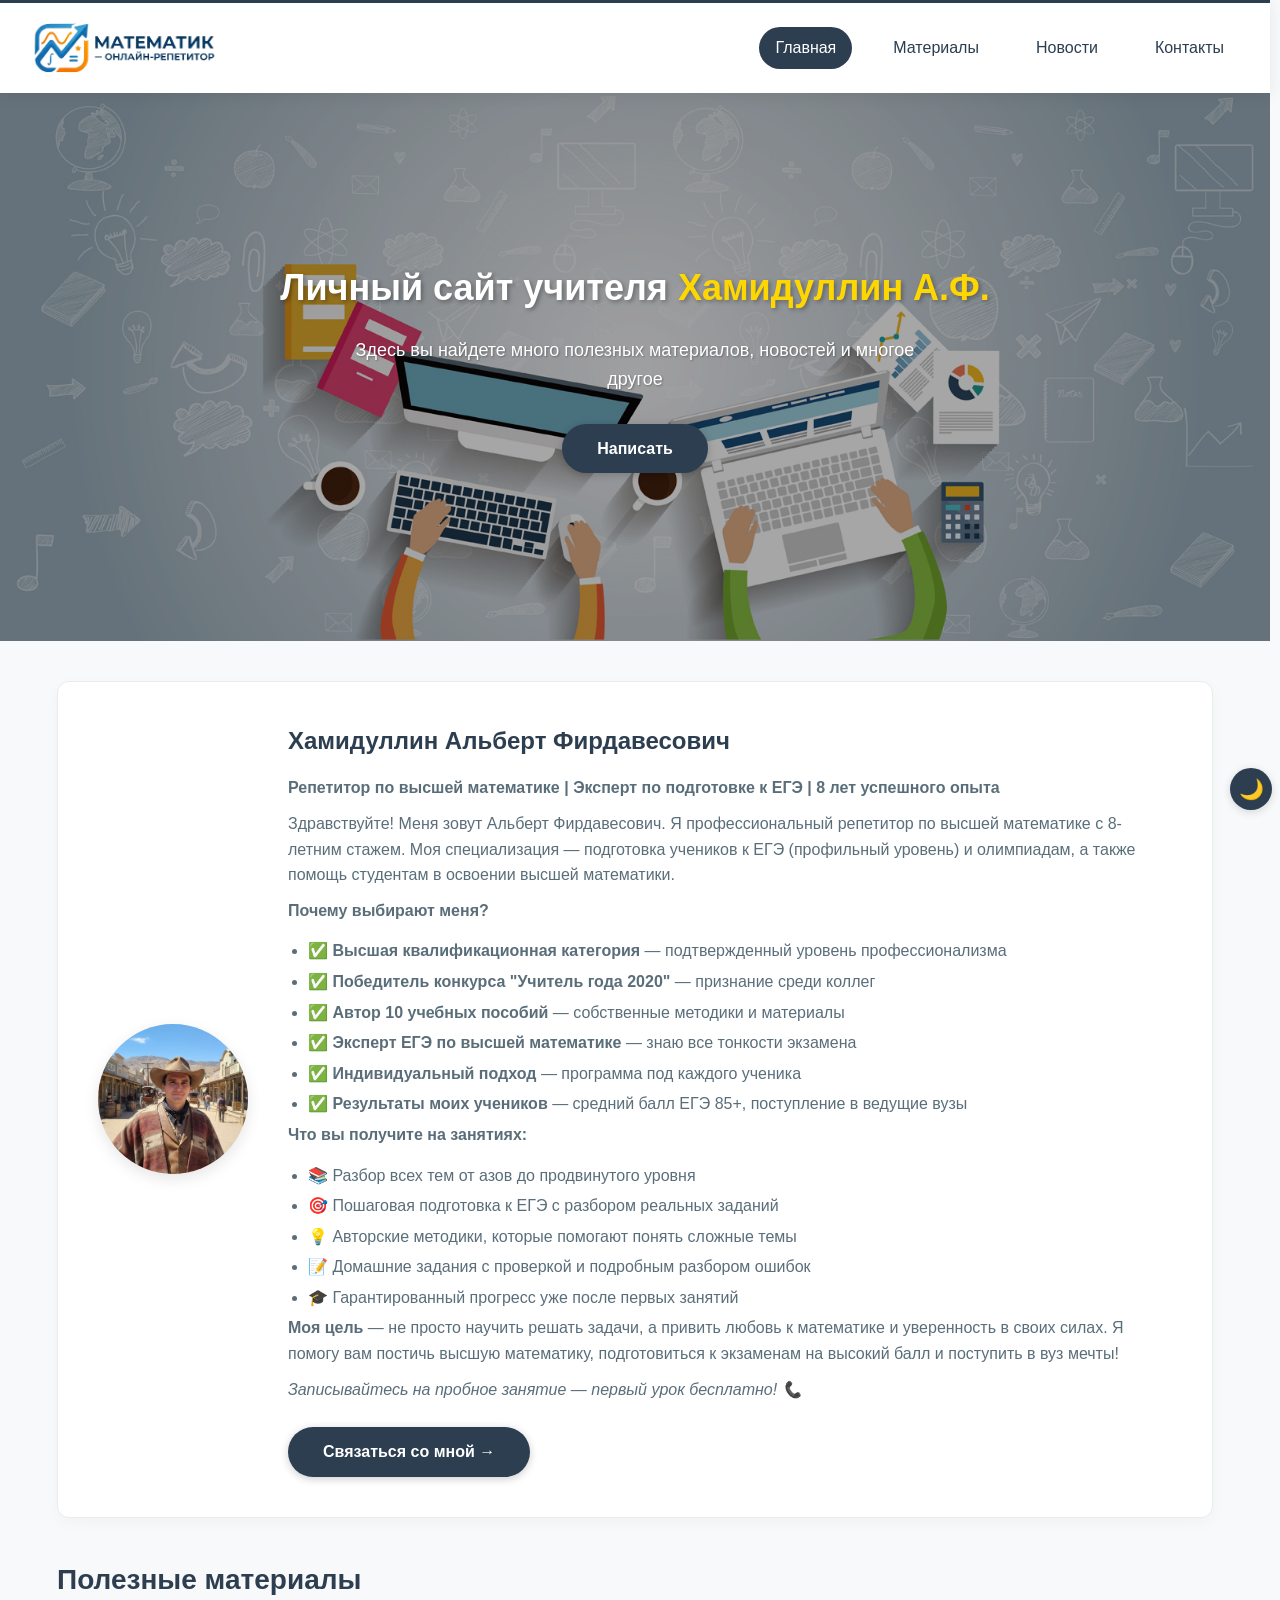
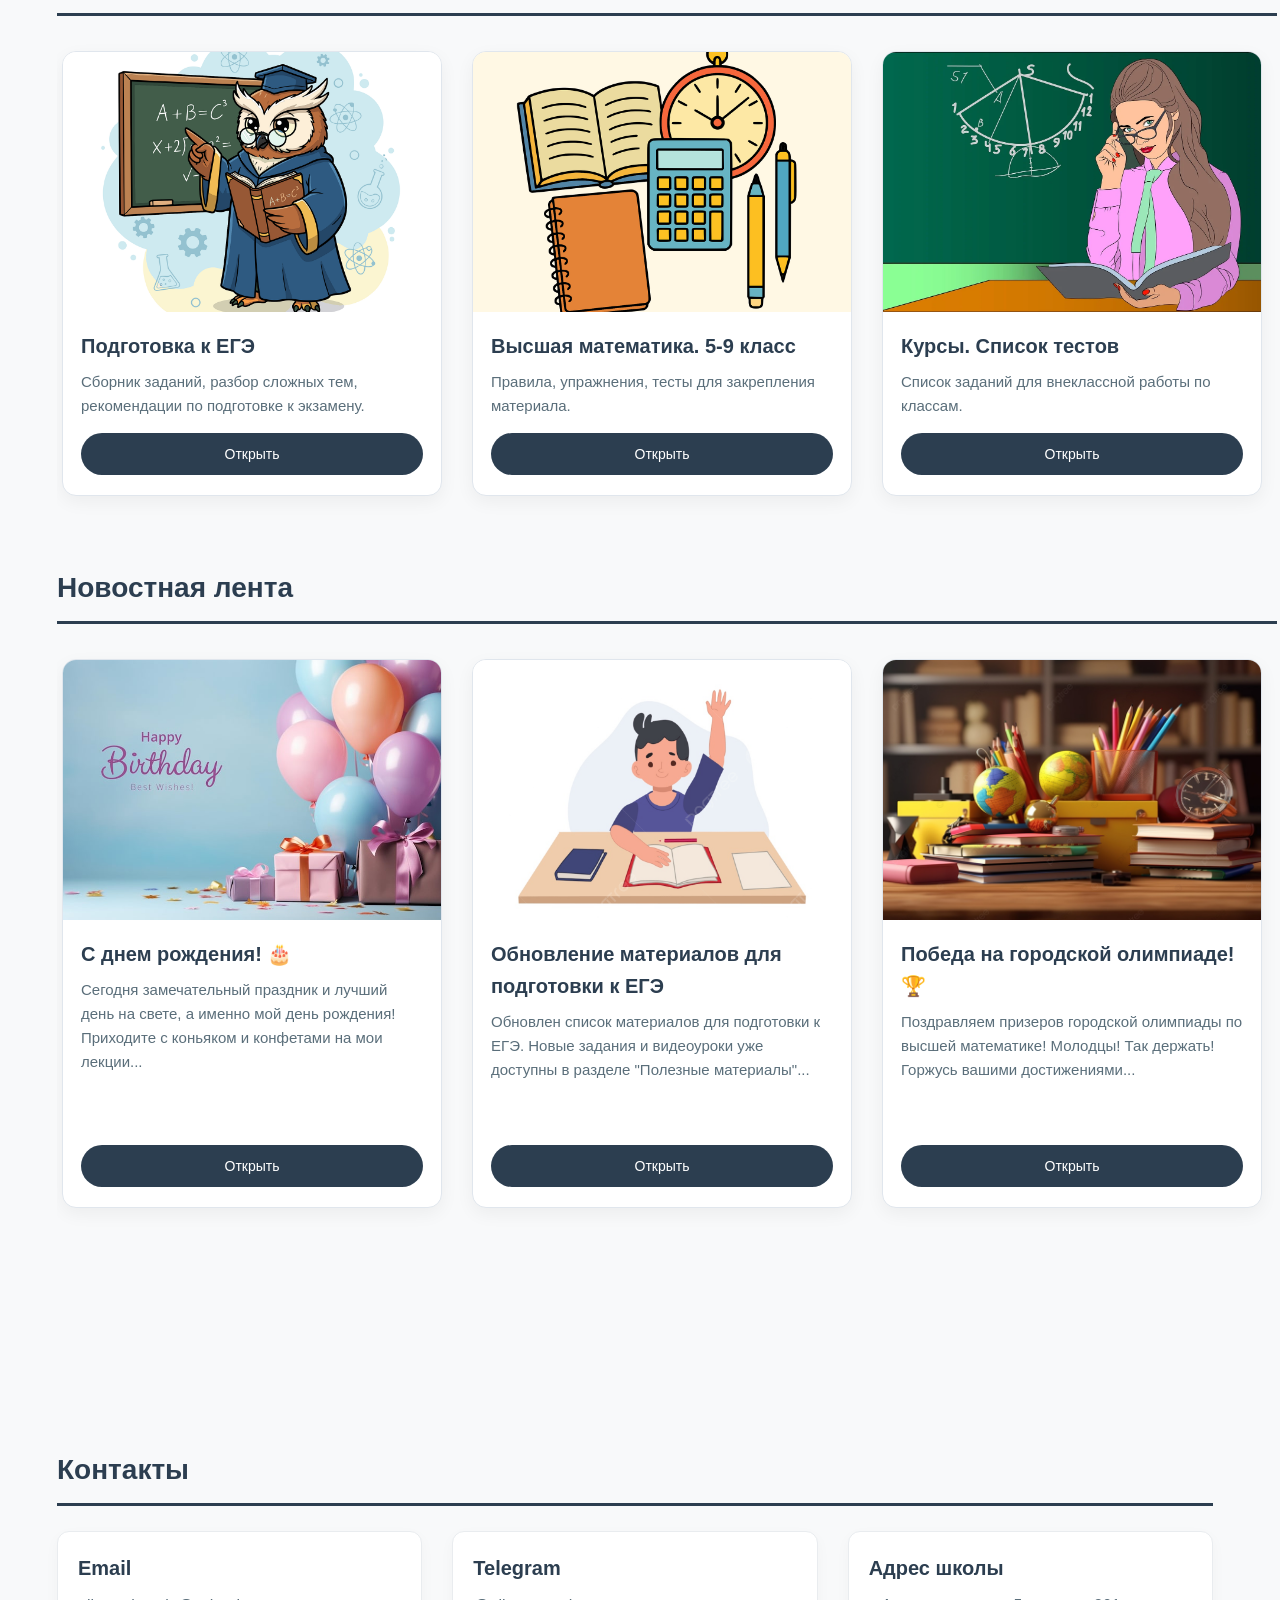
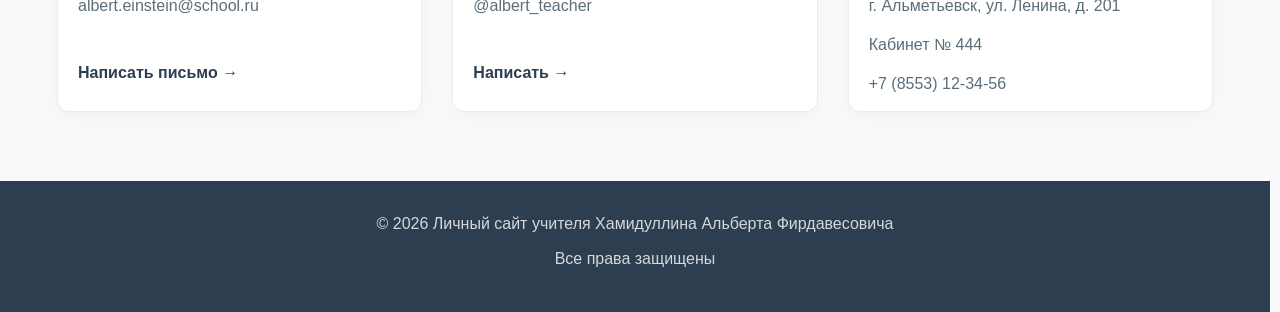
<file: index.html>
<!DOCTYPE html>
<html lang="ru">
<head>
    <meta charset="UTF-8">
    <meta name="viewport" content="width=device-width, initial-scale=1.0">
    <meta name="description" content="Личный сайт учителя математики Хамидуллина Альберта Фирдавесовича. Подготовка к ЕГЭ, олимпиадам, высшая математика. Репетитор с 8-летним опытом.">
    <meta name="keywords" content="репетитор, математика, ЕГЭ, высшая математика, подготовка">
    <meta name="author" content="Хамидуллин Альберт Фирдавесович">
    <title>Личный сайт учителя Хамидуллина Альберта Фирдавесовича</title>
    <!-- Подключаем разделенные CSS файлы -->
    <link rel="stylesheet" href="css/base.css">
    <link rel="stylesheet" href="css/components.css">
    <link rel="stylesheet" href="css/modal.css">
    <link rel="stylesheet" href="css/responsive.css">
    <link rel="stylesheet" href="css/theme.css">
</head>
<body>
    <!-- ШАПКА САЙТА -->
    <div id="top" class="header">
        <div class="header-content">
            <!-- Логотип слева -->
            <div class="header-logo">
                <img src="images/logo.png" alt="Логотип">
            </div>
            <!-- Навигация справа -->
            <div class="nav-menu">
                <a href="index.html" class="active">Главная</a>
                <a href="materials.html">Материалы</a>
                <a href="news.html">Новости</a>
                <a href="contacts.html">Контакты</a>
            </div>
        </div>
    </div>
    
    <!-- ГЛАВНЫЙ БЛОК С ФОНОВОЙ КАРТИНКОЙ -->
    <div class="hero-fullwidth" style="background-image: url('images/=Фон.jpg'); background-size: cover; background-position: center;">
        <div class="hero-overlay">
            <div class="hero-content">
                <h1>Личный сайт учителя <span>Хамидуллин А.Ф.</span></h1>
                <p>Здесь вы найдете много полезных материалов, новостей и многое другое</p>
                <a href="contacts.html" class="btn">Написать</a>
            </div>
        </div>
    </div>
    
    <div class="container">
        <!-- БЛОК "ОБО МНЕ" -->
        <div class="teacher-info">
            <!-- Фото учителя с возможностью открыть в модальном окне -->
            <div class="teacher-photo" onclick="openModal(this.querySelector('img').src)">
                <img src="images/=Альберт.jpg" alt="Хамидуллин Альберт Фирдавесович - репетитор по высшей математике" style="width: 100%; height: 100%; object-fit: cover;">
            </div>
            <!-- Текстовая информация об учителе -->
            <div class="teacher-text">
                <h2>Хамидуллин Альберт Фирдавесович</h2>
                <p><strong>Репетитор по высшей математике | Эксперт по подготовке к ЕГЭ | 8 лет успешного опыта</strong></p>
                
                <p>Здравствуйте! Меня зовут Альберт Фирдавесович. Я профессиональный репетитор по высшей математике с 8-летним стажем. Моя специализация — подготовка учеников к ЕГЭ (профильный уровень) и олимпиадам, а также помощь студентам в освоении высшей математики.</p>
                
                <p><strong>Почему выбирают меня?</strong></p>
                <ul>
                    <li>✅ <strong>Высшая квалификационная категория</strong> — подтвержденный уровень профессионализма</li>
                    <li>✅ <strong>Победитель конкурса "Учитель года 2020"</strong> — признание среди коллег</li>
                    <li>✅ <strong>Автор 10 учебных пособий</strong> — собственные методики и материалы</li>
                    <li>✅ <strong>Эксперт ЕГЭ по высшей математике</strong> — знаю все тонкости экзамена</li>
                    <li>✅ <strong>Индивидуальный подход</strong> — программа под каждого ученика</li>
                    <li>✅ <strong>Результаты моих учеников</strong> — средний балл ЕГЭ 85+, поступление в ведущие вузы</li>
                </ul>
                
                <p><strong>Что вы получите на занятиях:</strong></p>
                <ul>
                    <li>📚 Разбор всех тем от азов до продвинутого уровня</li>
                    <li>🎯 Пошаговая подготовка к ЕГЭ с разбором реальных заданий</li>
                    <li>💡 Авторские методики, которые помогают понять сложные темы</li>
                    <li>📝 Домашние задания с проверкой и подробным разбором ошибок</li>
                    <li>🎓 Гарантированный прогресс уже после первых занятий</li>
                </ul>
                
                <p><strong>Моя цель</strong> — не просто научить решать задачи, а привить любовь к математике и уверенность в своих силах. Я помогу вам постичь высшую математику, подготовиться к экзаменам на высокий балл и поступить в вуз мечты!</p>
                
                <p><em>Записывайтесь на пробное занятие — первый урок бесплатно! 📞</em></p>
                <a href="contacts.html" class="btn" style="margin-top: 15px; display: inline-block;">Связаться со мной →</a>
            </div>
        </div>
        
        <!-- ОСНОВНОЙ МАКЕТ С САЙДБАРОМ -->
        <div class="main-layout">
            <div class="main-content">
                <!-- СЕКЦИЯ "ПОЛЕЗНЫЕ МАТЕРИАЛЫ" -->
                <div class="section">
                    <h2 class="section-title">Полезные материалы</h2>
                    <!-- Горизонтальный скролл с карточками материалов -->
                    <div class="cards-scroll" id="materials-scroll">
                        <!-- Карточки будут загружены динамически через JS -->
                    </div>
                </div>
                
                <!-- РАЗДЕЛИТЕЛЬ МЕЖДУ БЛОКАМИ -->
                <div class="section-divider"></div>
                
                <!-- СЕКЦИЯ "НОВОСТНАЯ ЛЕНТА" -->
                <div class="section">
                    <h2 class="section-title">Новостная лента</h2>
                    <!-- Горизонтальный скролл с карточками новостей -->
                    <div class="cards-scroll" id="news-scroll">
                        <!-- Карточки будут загружены динамически через JS -->
                    </div>
                </div>
            </div>
            
            <!-- САЙДБАР С ПОПУЛЯРНЫМИ СТАТЬЯМИ -->
            <div class="main-sidebar">
                <div class="popular-container"></div>
            </div>
        </div>
        
        <!-- СЕКЦИЯ "КОНТАКТЫ" -->
        <div class="section">
            <h2 class="section-title">Контакты</h2>
            <div class="cards-grid">
                <div class="card">
                    <h3>Email</h3>
                    <p>albert.einstein@school.ru</p> 
                    <a href="mailto:albert.einstein@school.ru" class="card-link">Написать письмо →</a>
                </div>
                <div class="card">
                    <h3>Telegram</h3>
                    <p>@albert_teacher</p>
                    <a href="#" class="card-link">Написать →</a>
                </div>
                <div class="card">
                    <h3>Адрес школы</h3>
                    <p>г. Альметьевск, ул. Ленина, д. 201</p>
                    <p>Кабинет № 444</p>
                    <p>+7 (8553) 12-34-56</p>
                </div>
            </div>
        </div>
    </div>
    
    <!-- ПОДВАЛ -->
    <div class="footer">
        <p>© 2026 Личный сайт учителя Хамидуллина Альберта Фирдавесовича</p>
        <p>Все права защищены</p>
    </div>
    
    <!-- КНОПКИ -->
    <button id="themeToggle" class="theme-toggle-fixed" aria-label="Переключить тему">🌙</button>
    <button id="scrollToTopBtn" class="scroll-to-top" aria-label="Наверх">↑</button>
    
    <!-- МОДАЛЬНОЕ ОКНО ДЛЯ ПРОСМОТРА ИЗОБРАЖЕНИЙ -->
    <div class="modal" onclick="closeModal()">
        <span class="modal-close" onclick="closeModal()">&times;</span>
        <img class="modal-content" id="modalImage">
    </div>
    
    <!-- ПОДКЛЮЧЕНИЕ СКРИПТОВ -->
    <script src="js/common.js"></script>
    <script src="js/popular-posts.js"></script>
    <script src="js/scroll.js"></script>
</body>
</html>
</file>
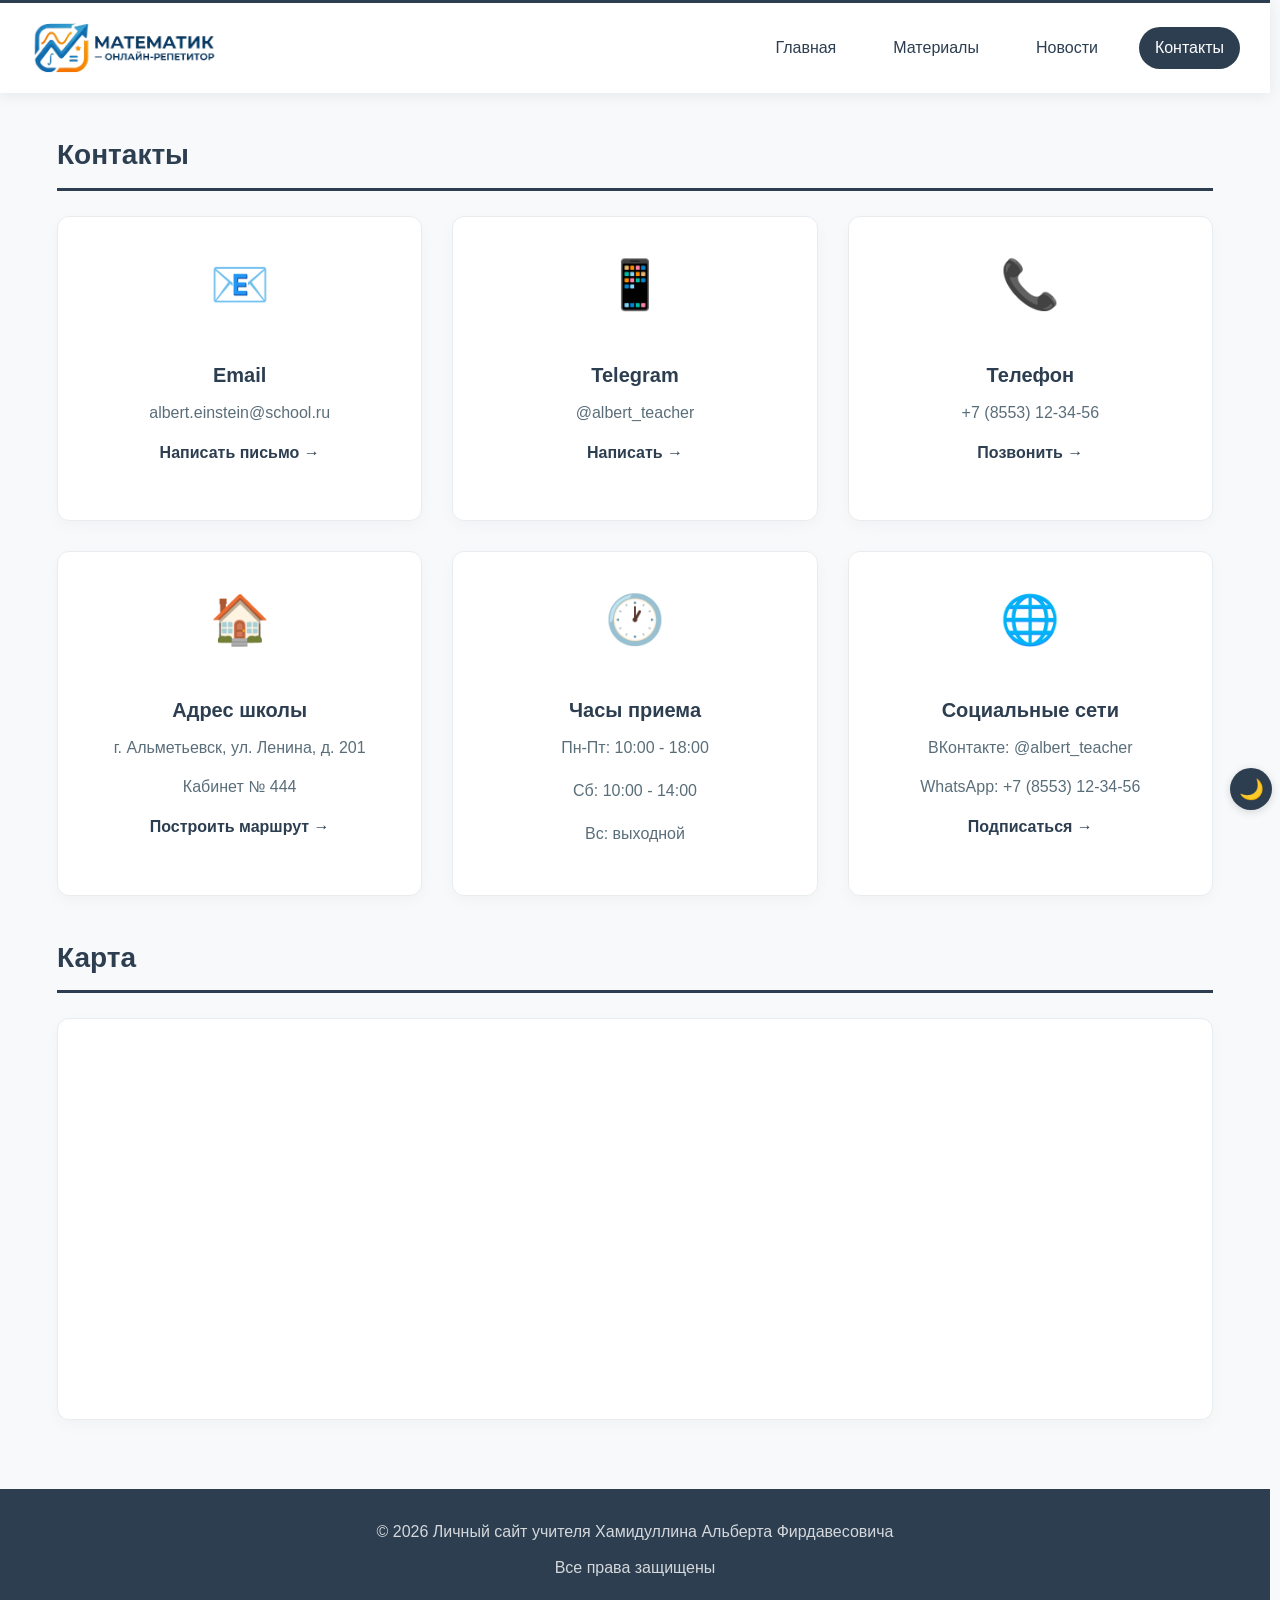
<file: contacts.html>
<!DOCTYPE html>
<html lang="ru">
<head>
    <meta charset="UTF-8">
    <meta name="viewport" content="width=device-width, initial-scale=1.0">
    <meta name="description" content="Контакты учителя математики Хамидуллина Альберта Фирдавесовича: email, telegram, телефон, адрес школы">
    <meta name="keywords" content="контакты, email, telegram, телефон, адрес">
    <meta name="author" content="Хамидуллин Альберт Фирдавесович">
    <title>Контакты | Личный сайт учителя</title>
    <link rel="stylesheet" href="css/base.css">
    <link rel="stylesheet" href="css/components.css">
    <link rel="stylesheet" href="css/modal.css">
    <link rel="stylesheet" href="css/responsive.css">
    <link rel="stylesheet" href="css/theme.css">
</head>
<body>
    <!-- ШАПКА САЙТА -->
    <div id="top" class="header">
        <div class="header-content">
            <div class="header-logo">
                <img src="images/logo.png" alt="Логотип">
            </div>
            <div class="nav-menu">
                <a href="index.html">Главная</a>
                <a href="materials.html">Материалы</a>
                <a href="news.html">Новости</a>
                <a href="contacts.html" class="active">Контакты</a>
            </div>
        </div>
    </div>
    
    <div class="container">
        <h1 class="section-title" style="margin-top: 40px;">Контакты</h1>
        
        <!-- СЕТКА КОНТАКТОВ: 2 РЯДА ПО 3 КАРТОЧКИ -->
        <div class="contacts-grid">
            <!-- Карточка Email -->
            <div class="card contact-card">
                <div class="contact-icon">📧</div>
                <h3>Email</h3>
                <p>albert.einstein@school.ru</p>
                <a href="mailto:albert.einstein@school.ru" class="card-link">Написать письмо →</a>
            </div>
            
            <!-- Карточка Telegram -->
            <div class="card contact-card">
                <div class="contact-icon">📱</div>
                <h3>Telegram</h3>
                <p>@albert_teacher</p>
                <a href="#" class="card-link">Написать →</a>
            </div>
            
            <!-- Карточка Телефон -->
            <div class="card contact-card">
                <div class="contact-icon">📞</div>
                <h3>Телефон</h3>
                <p>+7 (8553) 12-34-56</p>
                <a href="tel:+78553123456" class="card-link">Позвонить →</a>
            </div>
            
            <!-- Карточка Адрес школы -->
            <div class="card contact-card">
                <div class="contact-icon">🏠</div>
                <h3>Адрес школы</h3>
                <p>г. Альметьевск, ул. Ленина, д. 201</p>
                <p>Кабинет № 444</p>
                <a href="#" class="card-link">Построить маршрут →</a>
            </div>
            
            <!-- Карточка Часы приема -->
            <div class="card contact-card">
                <div class="contact-icon">🕐</div>
                <h3>Часы приема</h3>
                <p>Пн-Пт: 10:00 - 18:00</p>
                <p>Сб: 10:00 - 14:00</p>
                <p>Вс: выходной</p>
            </div>
            
            <!-- Карточка Социальные сети -->
            <div class="card contact-card">
                <div class="contact-icon">🌐</div>
                <h3>Социальные сети</h3>
                <p>ВКонтакте: @albert_teacher</p>
                <p>WhatsApp: +7 (8553) 12-34-56</p>
                <a href="#" class="card-link">Подписаться →</a>
            </div>
        </div>
        
        <!-- СЕКЦИЯ "КАРТА" -->
        <div class="section">
            <h2 class="section-title">Карта</h2>
            <div class="card map-card">
                <iframe 
                    src="https://yandex.ru/map-widget/v1/?um=constructor%3A1234567890&source=constructor" 
                    width="100%" 
                    height="400" 
                    frameborder="0"
                    style="border:0; display: block;"
                    allowfullscreen>
                </iframe>
            </div>
        </div>
    </div>
    
    <!-- ПОДВАЛ -->
    <div class="footer">
        <p>© 2026 Личный сайт учителя Хамидуллина Альберта Фирдавесовича</p>
        <p>Все права защищены</p>
    </div>
    
    <!-- КНОПКИ -->
    <button id="themeToggle" class="theme-toggle-fixed" aria-label="Переключить тему">🌙</button>
    <button id="scrollToTopBtn" class="scroll-to-top" aria-label="Наверх">↑</button>
    
    <!-- МОДАЛЬНОЕ ОКНО -->
    <div class="modal" onclick="closeModal()">
        <span class="modal-close" onclick="closeModal()">&times;</span>
        <img class="modal-content" id="modalImage">
    </div>
    
    <!-- ПОДКЛЮЧЕНИЕ СКРИПТОВ -->
    <script src="js/common.js"></script>
</body>
</html>
</file>
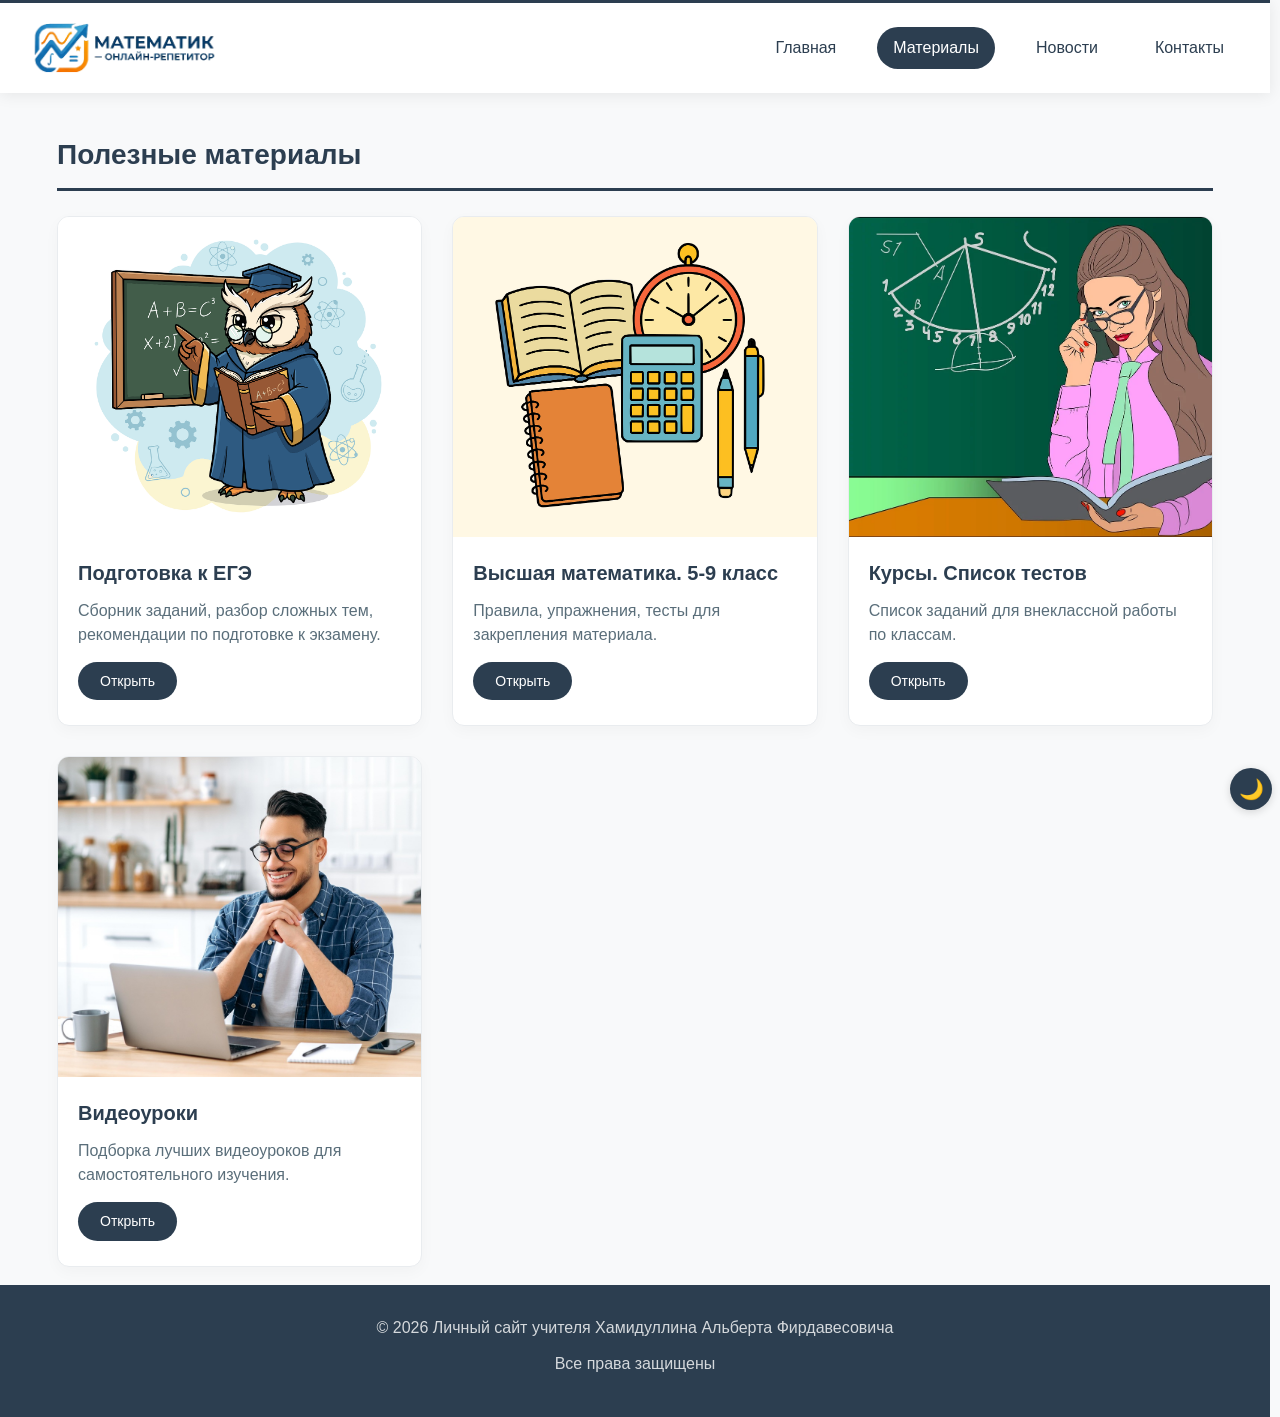
<file: materials.html>
<!DOCTYPE html>
<html lang="ru">
<head>
    <meta charset="UTF-8">
    <meta name="viewport" content="width=device-width, initial-scale=1.0">
    <title>Материалы | Личный сайт учителя</title>
    <link rel="stylesheet" href="css/base.css">
    <link rel="stylesheet" href="css/components.css">
    <link rel="stylesheet" href="css/modal.css">
    <link rel="stylesheet" href="css/responsive.css">
    <link rel="stylesheet" href="css/theme.css">
</head>
<body>
    <div id="top" class="header">
        <div class="header-content">
            <div class="header-logo">
                <img src="images/logo.png" alt="Логотип">
            </div>
            <div class="nav-menu">
                <a href="index.html">Главная</a>
                <a href="materials.html" class="active">Материалы</a>
                <a href="news.html">Новости</a>
                <a href="contacts.html">Контакты</a>
            </div>
        </div>
    </div>

    <div class="container">
        <h1 class="section-title" style="margin-top: 40px;">Полезные материалы</h1>
        <div class="cards-grid" id="materials-grid">

            <!-- Карточка 1 - Подготовка к ЕГЭ -->
            <div class="card">
                <div class="card-image">
                    <img src="images/ege.jpg" alt="Подготовка к ЕГЭ">
                </div>
                <h3>Подготовка к ЕГЭ</h3>
                <p>Сборник заданий, разбор сложных тем, рекомендации по подготовке к экзамену.</p>
                <!-- Прямая ссылка на PDF файл - работает везде! -->
                <a href="pdf/ege.pdf" class="download-link" target="_blank">
                   Открыть
                </a>
            </div>

            <!-- Карточка 2 - Высшая математика -->
            <div class="card">
                <div class="card-image">
                    <img src="images/math.jpg" alt="Высшая математика">
                </div>
                <h3>Высшая математика. 5-9 класс</h3>
                <p>Правила, упражнения, тесты для закрепления материала.</p>
                <a href="https://sp.urfu.ru/vuzakadem/matem/2026/Vuzak_solution_2026.pdf" class="download-link" target="_blank">
                   Открыть
                </a>
            </div>

            <!-- Карточка 3 - Курсы. Список тестов -->
            <div class="card">
                <div class="card-image">
                    <img src="images/tests.jpg" alt="Курсы и тесты">
                </div>
                <h3>Курсы. Список тестов</h3>
                <p>Список заданий для внеклассной работы по классам.</p>
                <a href="pdf/courses-tests.pdf" class="download-link" target="_blank">
                   Открыть
                </a>
            </div>

            <!-- Карточка 4 - Видеоуроки -->
            <div class="card">
                <div class="card-image">
                    <img src="images/video.jpg" alt="Видеоуроки">
                </div>
                <h3>Видеоуроки</h3>
                <p>Подборка лучших видеоуроков для самостоятельного изучения.</p>
                <a href="https://sp.urfu.ru/vuzakadem/matem/2026/Vuzak_solution_2026.pdf" class="download-link" target="_blank">
                   Открыть
                </a>
            </div>

        </div>
    </div>

    <div class="footer">
        <p>© 2026 Личный сайт учителя Хамидуллина Альберта Фирдавесовича</p>
        <p>Все права защищены</p>
    </div>

    <button id="themeToggle" class="theme-toggle-fixed">🌙</button>
    <button id="scrollToTopBtn" class="scroll-to-top">↑</button>

    <script src="js/common.js"></script>
</body>
</html>
</file>
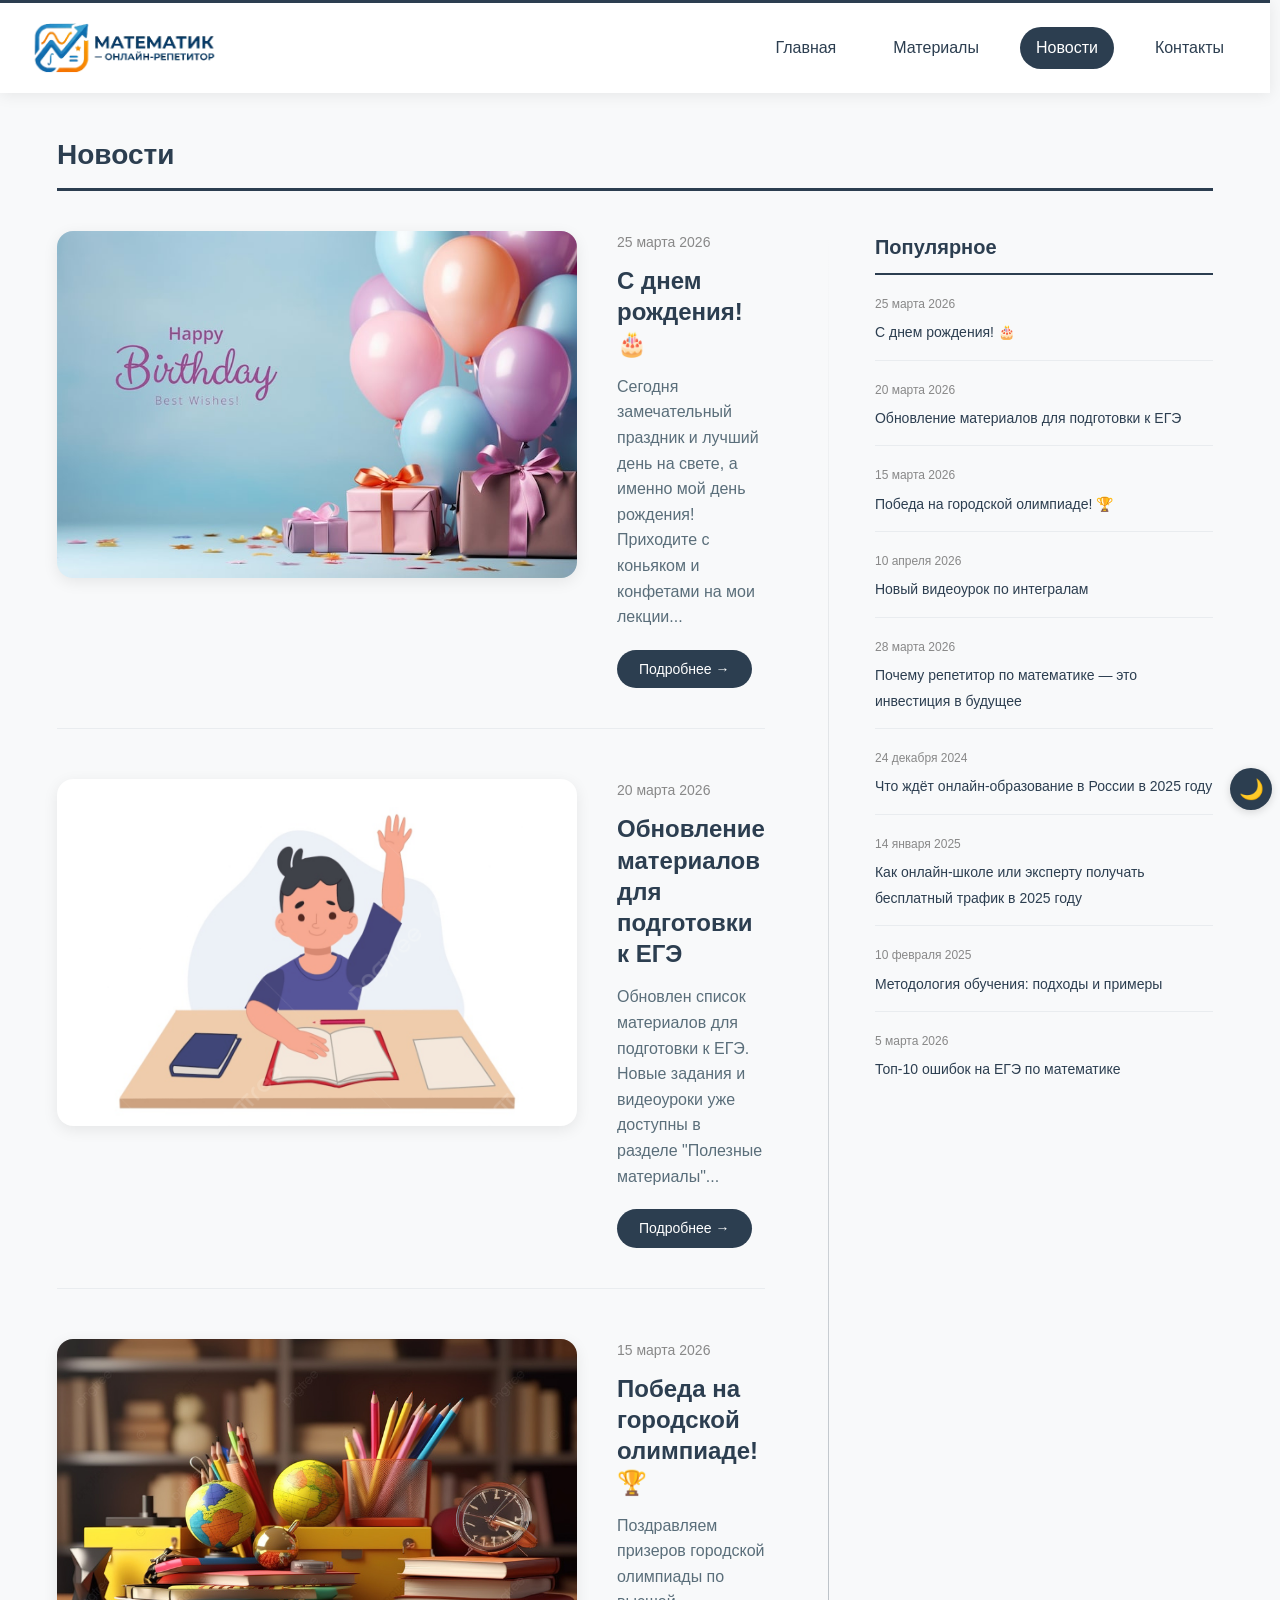
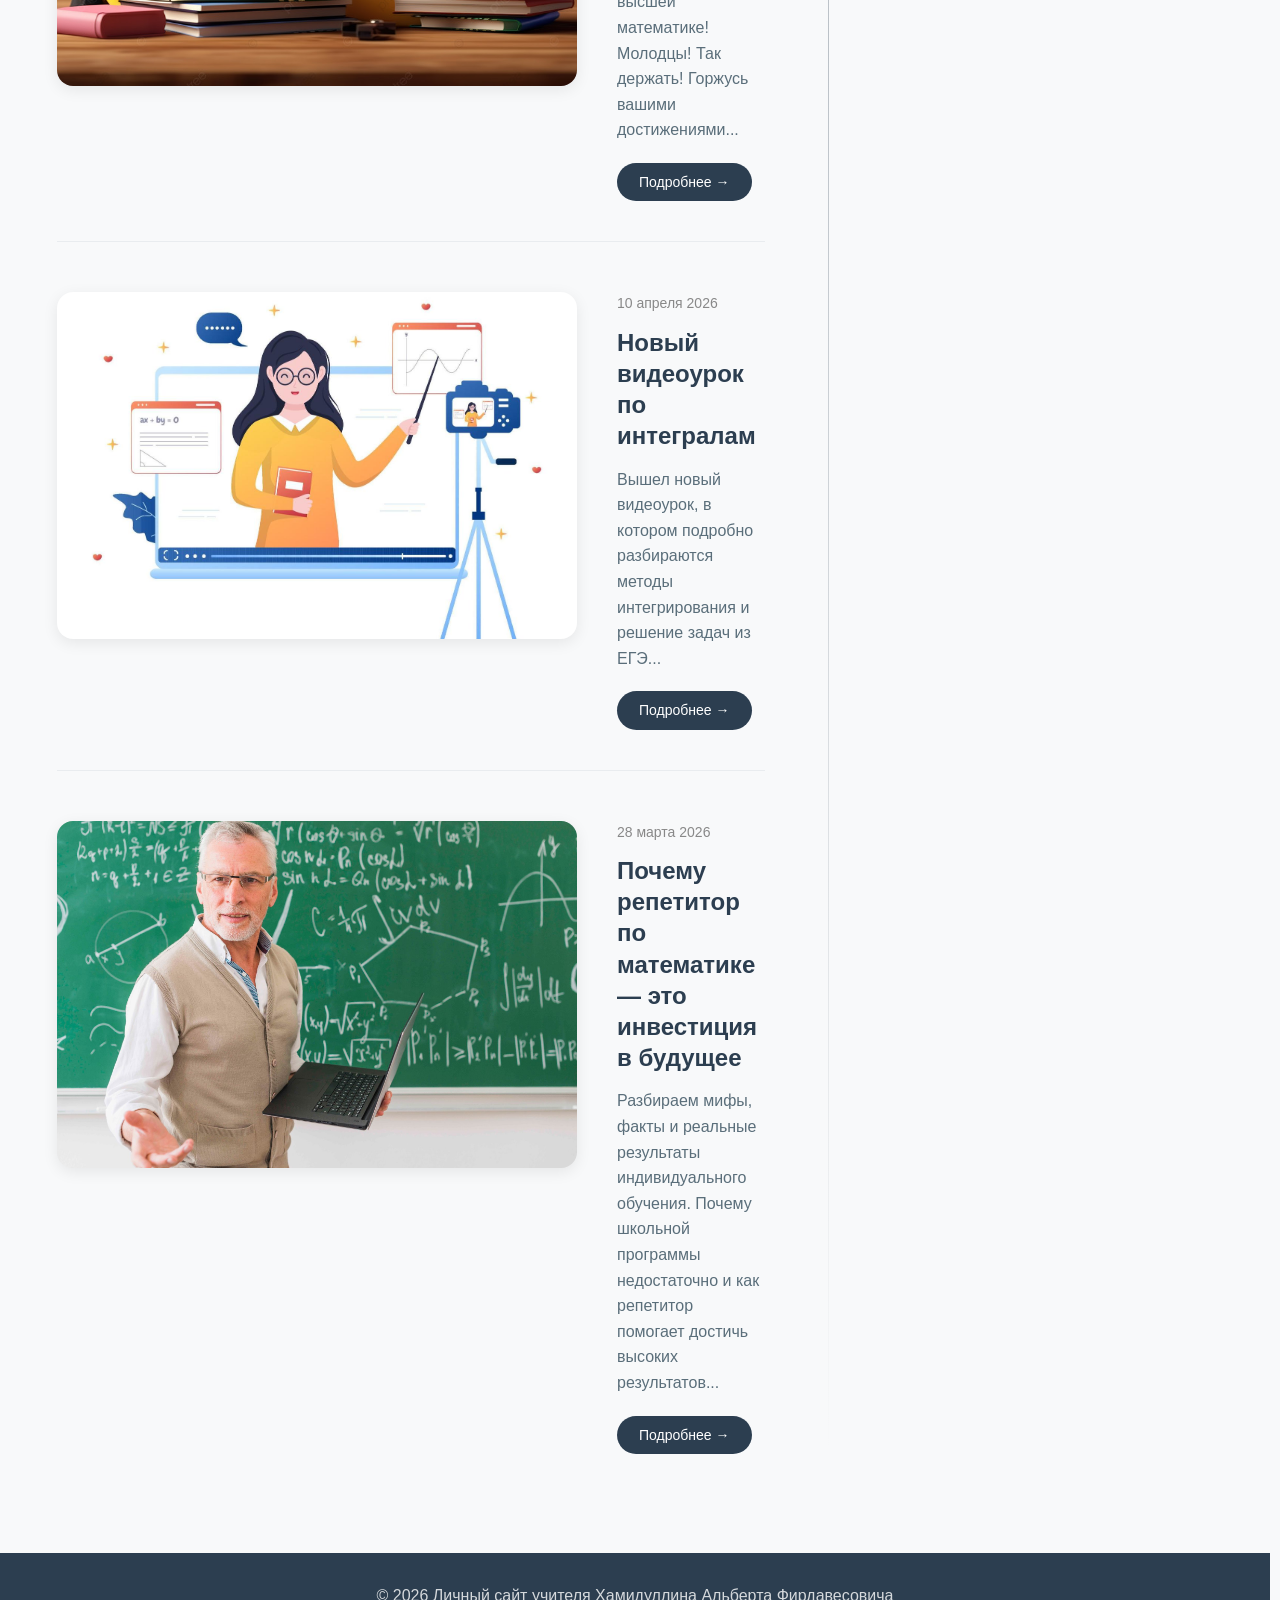
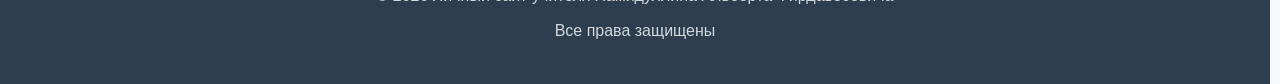
<file: news.html>
<!DOCTYPE html>
<html lang="ru">
<head>
    <meta charset="UTF-8">
    <meta name="viewport" content="width=device-width, initial-scale=1.0">
    <meta name="description" content="Новости и события сайта учителя математики Хамидуллина Альберта Фирдавесовича">
    <meta name="keywords" content="новости, события, математика, репетитор">
    <meta name="author" content="Хамидуллин Альберт Фирдавесович">
    <title>Новости | Личный сайт учителя</title>
    <link rel="stylesheet" href="css/base.css">
    <link rel="stylesheet" href="css/components.css">
    <link rel="stylesheet" href="css/modal.css">
    <link rel="stylesheet" href="css/responsive.css">
    <link rel="stylesheet" href="css/theme.css">
</head>
<body>
    <!-- ШАПКА САЙТА -->
    <div id="top" class="header">
        <div class="header-content">
            <div class="header-logo">
                <img src="images/logo.png" alt="Логотип">
            </div>
            <div class="nav-menu">
                <a href="index.html">Главная</a>
                <a href="materials.html">Материалы</a>
                <a href="news.html" class="active">Новости</a>
                <a href="contacts.html">Контакты</a>
            </div>
        </div>
    </div>

    <div class="container">
        <h1 class="section-title" style="margin-top: 40px;">Новости</h1>
        
        <!-- ОСНОВНОЙ МАКЕТ НОВОСТЕЙ -->
        <div class="news-layout">
            <div class="news-main" id="news-main">
                <!-- Новость 1 -->
                <div class="news-item-main" data-news-id="1">
                    <div class="news-image" style="background-image: url('images/news-birthday.jpg');" data-news-image="true"></div>
                    <div class="news-content">
                        <span class="news-date-main" data-news-date="true">25 марта 2026</span>
                        <a href="news/article1.html" class="news-title-main" data-news-title="true">С днем рождения! 🎂</a>
                        <p class="news-excerpt" data-news-desc="true">Сегодня замечательный праздник и лучший день на свете, а именно мой день рождения! Приходите с коньяком и конфетами на мои лекции...</p>
                        <a href="news/article1.html" class="news-link" data-news-link="true">Подробнее →</a>
                    </div>
                </div>
                
                <!-- Новость 2 -->
                <div class="news-item-main" data-news-id="2">
                    <div class="news-image" style="background-image: url('images/news-exam.jpg');" data-news-image="true"></div>
                    <div class="news-content">
                        <span class="news-date-main" data-news-date="true">20 марта 2026</span>
                        <a href="news/article2.html" class="news-title-main" data-news-title="true">Обновление материалов для подготовки к ЕГЭ</a>
                        <p class="news-excerpt" data-news-desc="true">Обновлен список материалов для подготовки к ЕГЭ. Новые задания и видеоуроки уже доступны в разделе "Полезные материалы"...</p>
                        <a href="news/article2.html" class="news-link" data-news-link="true">Подробнее →</a>
                    </div>
                </div>
                
                <!-- Новость 3 -->
                <div class="news-item-main" data-news-id="3">
                    <div class="news-image" style="background-image: url('images/news-olympiad.jpg');" data-news-image="true"></div>
                    <div class="news-content">
                        <span class="news-date-main" data-news-date="true">15 марта 2026</span>
                        <a href="news/article3.html" class="news-title-main" data-news-title="true">Победа на городской олимпиаде! 🏆</a>
                        <p class="news-excerpt" data-news-desc="true">Поздравляем призеров городской олимпиады по высшей математике! Молодцы! Так держать! Горжусь вашими достижениями...</p>
                        <a href="news/article3.html" class="news-link" data-news-link="true">Подробнее →</a>
                    </div>
                </div>
                
                <!-- Новость 4 -->
                <div class="news-item-main" data-news-id="4">
                    <div class="news-image" style="background-image: url('images/news-video.jpg');" data-news-image="true"></div>
                    <div class="news-content">
                        <span class="news-date-main" data-news-date="true">10 апреля 2026</span>
                        <a href="news/article4.html" class="news-title-main" data-news-title="true">Новый видеоурок по интегралам</a>
                        <p class="news-excerpt" data-news-desc="true">Вышел новый видеоурок, в котором подробно разбираются методы интегрирования и решение задач из ЕГЭ...</p>
                        <a href="news/article4.html" class="news-link" data-news-link="true">Подробнее →</a>
                    </div>
                </div>
                
                <!-- Новость 5 -->
                <div class="news-item-main" data-news-id="5">
                    <div class="news-image" style="background-image: url('images/news-tutoring.jpg');" data-news-image="true"></div>
                    <div class="news-content">
                        <span class="news-date-main" data-news-date="true">28 марта 2026</span>
                        <a href="news/article5.html" class="news-title-main" data-news-title="true">Почему репетитор по математике — это инвестиция в будущее</a>
                        <p class="news-excerpt" data-news-desc="true">Разбираем мифы, факты и реальные результаты индивидуального обучения. Почему школьной программы недостаточно и как репетитор помогает достичь высоких результатов...</p>
                        <a href="news/article5.html" class="news-link" data-news-link="true">Подробнее →</a>
                    </div>
                </div>
            </div>
            
            <!-- САЙДБАР С ПОПУЛЯРНЫМИ СТАТЬЯМИ -->
            <div class="news-sidebar">
                <div id="popular-container" class="popular-container"></div>
            </div>
        </div>
    </div>
    
    <!-- ПОДВАЛ -->
    <div class="footer">
        <p>© 2026 Личный сайт учителя Хамидуллина Альберта Фирдавесовича</p>
        <p>Все права защищены</p>
    </div>
    
    <!-- КНОПКИ -->
    <button id="themeToggle" class="theme-toggle-fixed" aria-label="Переключить тему">🌙</button>
    <button id="scrollToTopBtn" class="scroll-to-top" aria-label="Наверх">↑</button>
    
    <!-- МОДАЛЬНОЕ ОКНО -->
    <div class="modal" onclick="closeModal()">
        <span class="modal-close" onclick="closeModal()">&times;</span>
        <img class="modal-content" id="modalImage">
    </div>
    
    <!-- ПОДКЛЮЧЕНИЕ СКРИПТОВ -->
    <script src="js/common.js"></script>
    <script src="js/popular-posts.js"></script>
</body>
</html>
</file>
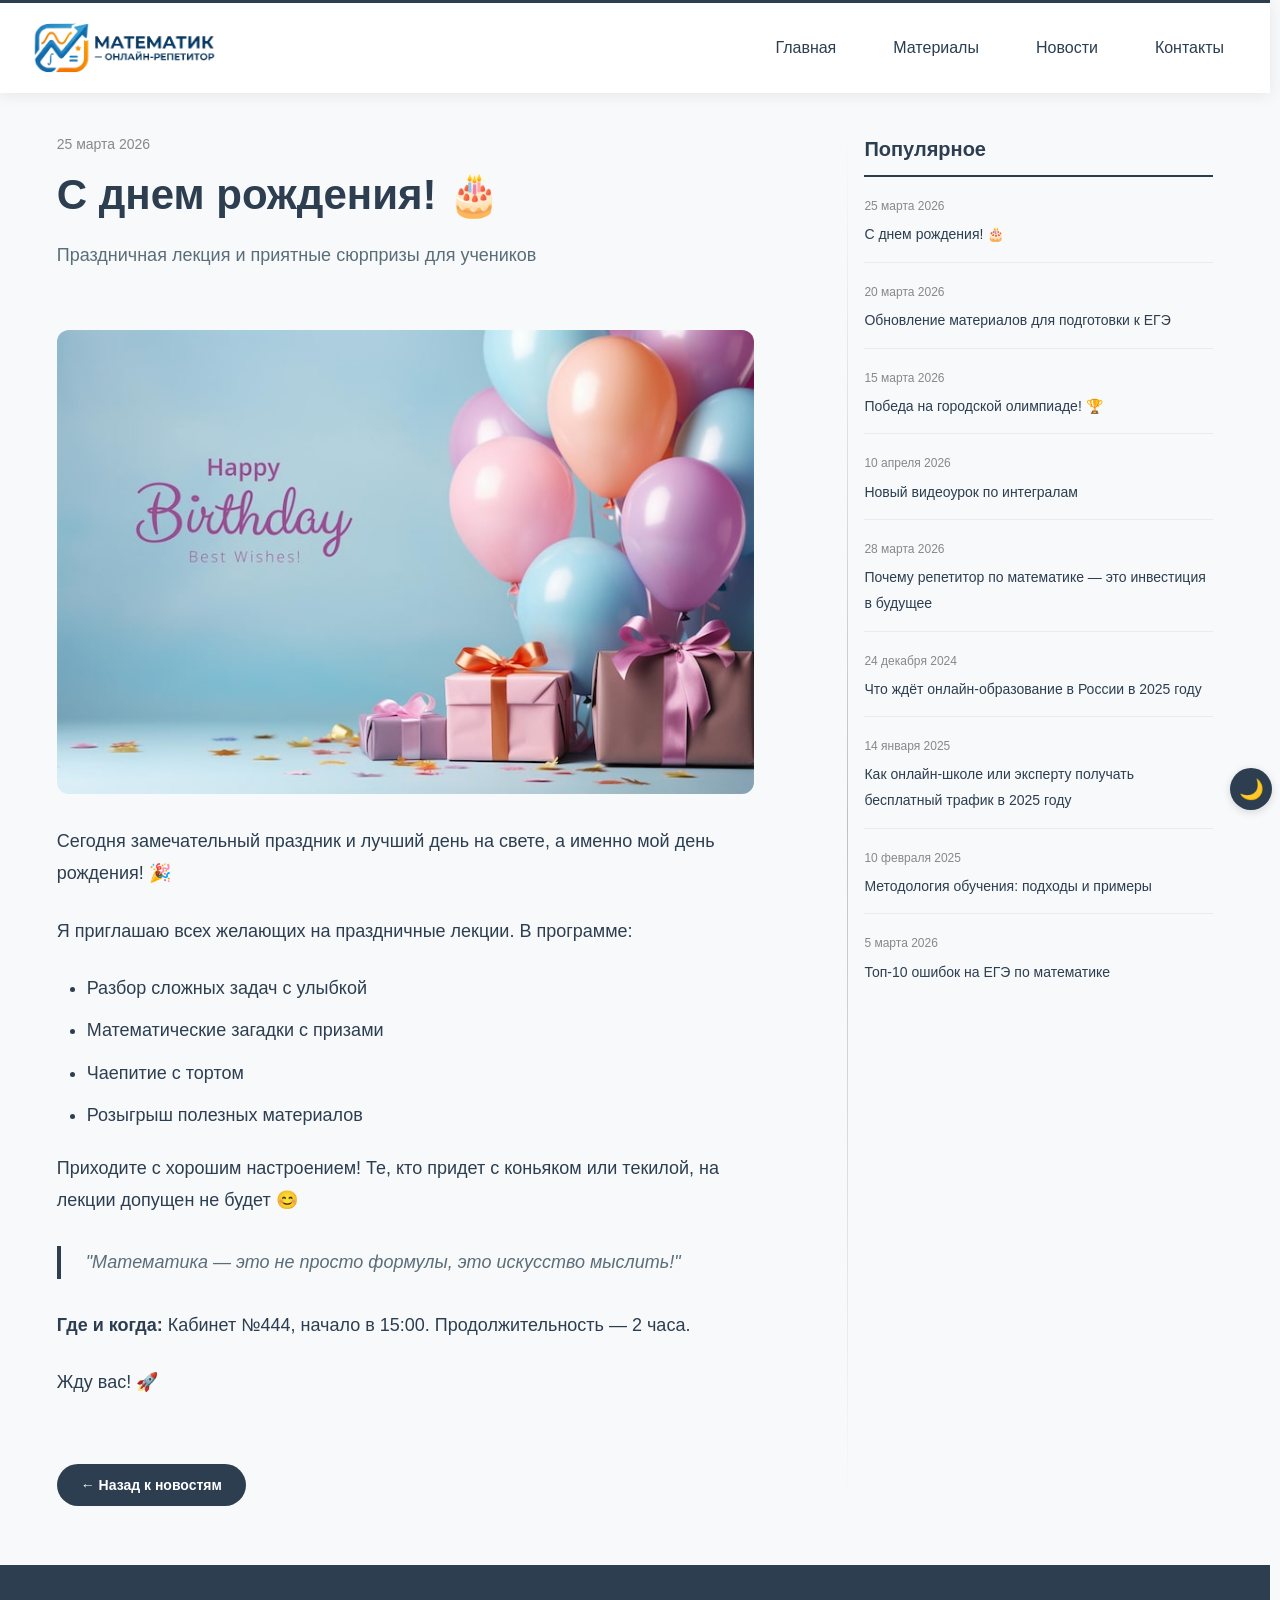
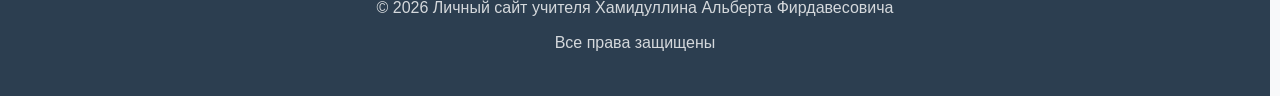
<file: news/article1.html>
<!DOCTYPE html>
<html lang="ru">
<head>
    <meta charset="UTF-8">
    <meta name="viewport" content="width=device-width, initial-scale=1.0">
    <meta name="description" content="Праздничная лекция и приятные сюрпризы для учеников">
    <meta name="keywords" content="день рождения, праздник, математика">
    <meta name="author" content="Хамидуллин Альберт Фирдавесович">
    <title>С днем рождения! | Личный сайт учителя</title>
    <!-- Пути к CSS файлам с учетом вложенности -->
    <link rel="stylesheet" href="../css/base.css">
    <link rel="stylesheet" href="../css/components.css">
    <link rel="stylesheet" href="../css/modal.css">
    <link rel="stylesheet" href="../css/responsive.css">
    <link rel="stylesheet" href="../css/theme.css">
</head>
<body>
    <!-- ШАПКА САЙТА -->
    <div id="top" class="header">
        <div class="header-content">
            <div class="header-logo">
                <img src="../images/logo.png" alt="Логотип">
            </div>
            <div class="nav-menu">
                <a href="../index.html">Главная</a>
                <a href="../materials.html">Материалы</a>
                <a href="../news.html" class="active">Новости</a>
                <a href="../contacts.html">Контакты</a>
            </div>
        </div>
    </div>
    
    <div class="article-layout">
        <div class="article-main">
            <div class="article-header">
                <span class="article-meta">25 марта 2026</span>
                <h1 class="article-title">С днем рождения! 🎂</h1>
                <div class="article-subtitle">Праздничная лекция и приятные сюрпризы для учеников</div>
            </div>
            
            <div class="article-body">
                <img src="../images/news-birthday.jpg" alt="День рождения" class="article-image" onclick="openModal(this)">
                
                <p>Сегодня замечательный праздник и лучший день на свете, а именно мой день рождения! 🎉</p>
                
                <p>Я приглашаю всех желающих на праздничные лекции. В программе:</p>
                <ul>
                    <li>Разбор сложных задач с улыбкой</li>
                    <li>Математические загадки с призами</li>
                    <li>Чаепитие с тортом</li>
                    <li>Розыгрыш полезных материалов</li>
                </ul>
                
                <p>Приходите с хорошим настроением! Те, кто придет с коньяком или текилой, на лекции допущен не будет 😊</p>
                
                <blockquote>
                    "Математика — это не просто формулы, это искусство мыслить!"
                </blockquote>
                
                <p><strong>Где и когда:</strong> Кабинет №444, начало в 15:00. Продолжительность — 2 часа.</p>
                
                <p>Жду вас! 🚀</p>
            </div>
            
            <a href="../news.html" class="back-button">← Назад к новостям</a>
        </div>
        
        <div class="article-sidebar">
            <div id="popular-container" class="popular-container"></div>
        </div>
    </div>
    
    <div class="footer">
        <p>© 2026 Личный сайт учителя Хамидуллина Альберта Фирдавесовича</p>
        <p>Все права защищены</p>
    </div>
    
    <button id="themeToggle" class="theme-toggle-fixed" aria-label="Переключить тему">🌙</button>
    <button id="scrollToTopBtn" class="scroll-to-top" aria-label="Наверх">↑</button>
    
    <div class="modal" onclick="closeModal()">
        <span class="modal-close" onclick="closeModal()">&times;</span>
        <img class="modal-content" id="modalImage">
    </div>
    
    <script src="../js/common.js"></script>
    <script src="../js/popular-posts.js"></script>
</body>
</html>
</file>
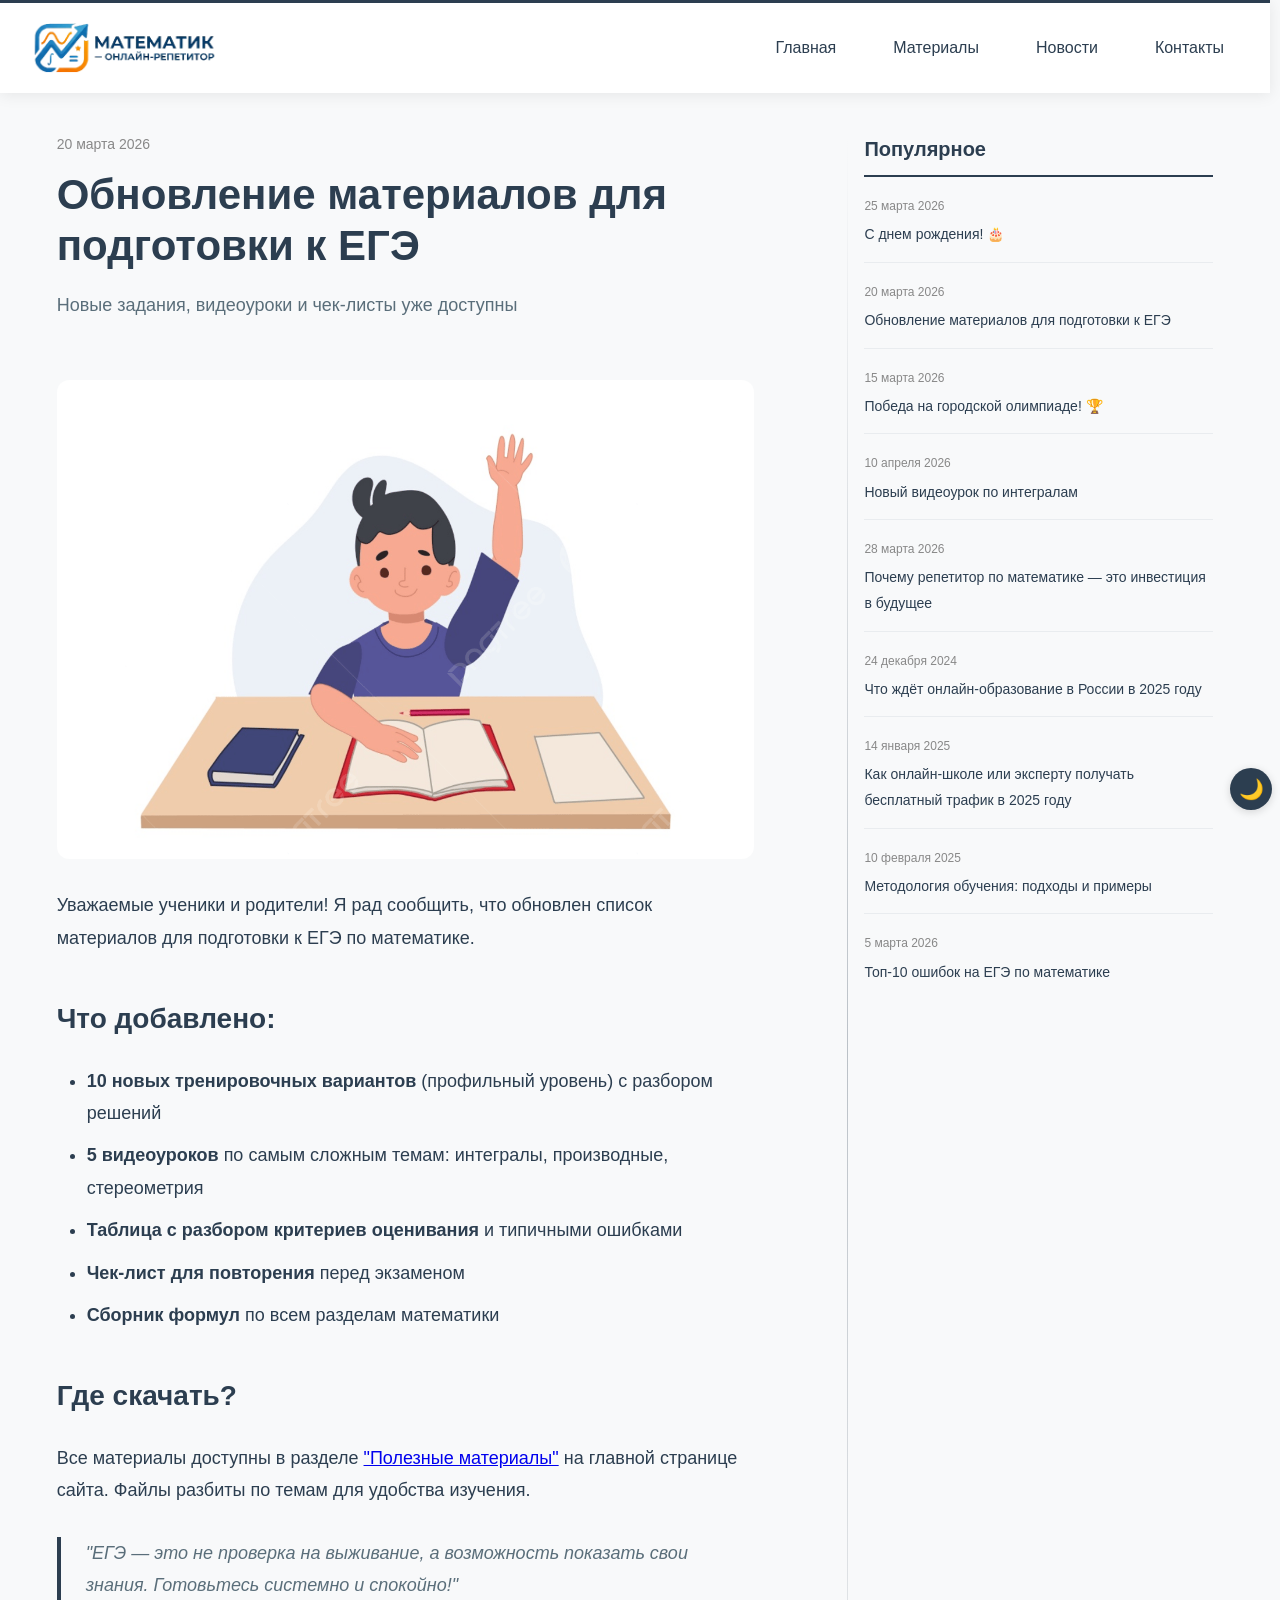
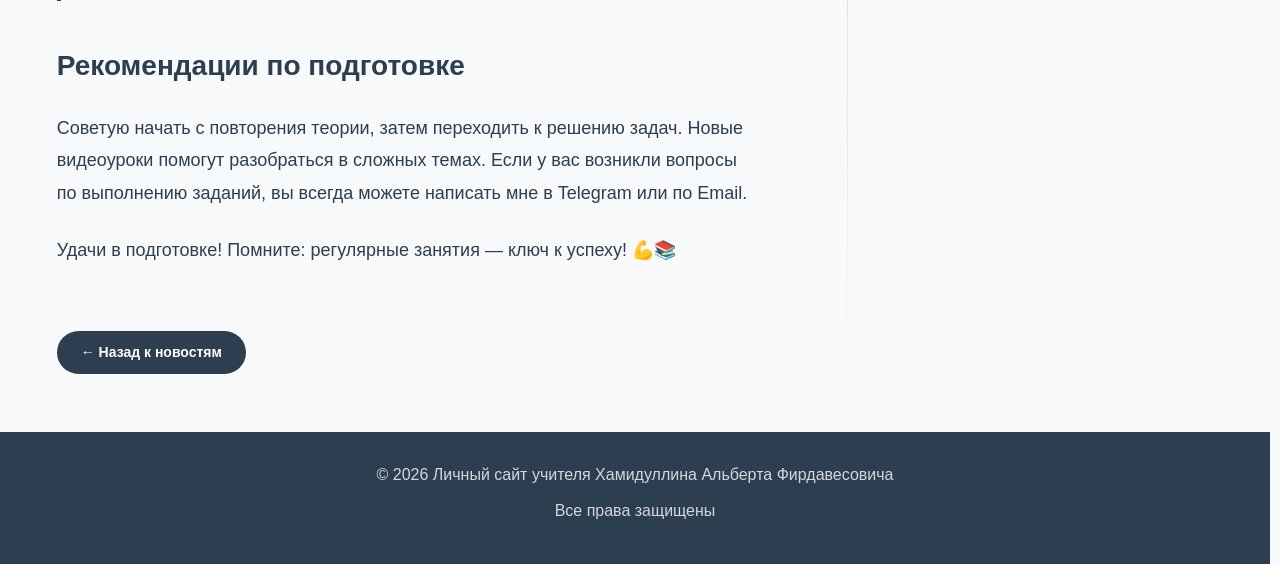
<file: news/article2.html>
<!DOCTYPE html>
<html lang="ru">
<head>
    <meta charset="UTF-8">
    <meta name="viewport" content="width=device-width, initial-scale=1.0">
    <meta name="description" content="Обновление материалов для подготовки к ЕГЭ по математике: новые задания, видеоуроки и чек-листы">
    <meta name="keywords" content="ЕГЭ, математика, подготовка, задания, видеоуроки">
    <meta name="author" content="Хамидуллин Альберт Фирдавесович">
    <title>Обновление материалов для подготовки к ЕГЭ | Новости</title>
    <!-- Подключаем разделенные CSS файлы -->
    <link rel="stylesheet" href="../css/base.css">
    <link rel="stylesheet" href="../css/components.css">
    <link rel="stylesheet" href="../css/modal.css">
    <link rel="stylesheet" href="../css/responsive.css">
    <link rel="stylesheet" href="../css/theme.css">
</head>
<body>
    <!-- ШАПКА САЙТА -->
    <div id="top" class="header">
        <div class="header-content">
            <div class="header-logo">
                <img src="../images/logo.png" alt="Логотип">
            </div>
            <div class="nav-menu">
                <a href="../index.html">Главная</a>
                <a href="../materials.html">Материалы</a>
                <a href="../news.html" class="active">Новости</a>
                <a href="../contacts.html">Контакты</a>
            </div>
        </div>
    </div>
    
    <!-- ОСНОВНОЙ МАКЕТ СТАТЬИ -->
    <div class="article-layout">
        <div class="article-main">
            <!-- ЗАГОЛОВОК СТАТЬИ -->
            <div class="article-header">
                <span class="article-meta">20 марта 2026</span>
                <h1 class="article-title">Обновление материалов для подготовки к ЕГЭ</h1>
                <div class="article-subtitle">Новые задания, видеоуроки и чек-листы уже доступны</div>
            </div>
            
            <!-- ТЕЛО СТАТЬИ -->
            <div class="article-body">
                <img src="../images/news-exam.jpg" alt="Подготовка к ЕГЭ" class="article-image" onclick="openModal(this)">
                
                <p>Уважаемые ученики и родители! Я рад сообщить, что обновлен список материалов для подготовки к ЕГЭ по математике.</p>
                
                <h2>Что добавлено:</h2>
                <ul>
                    <li><strong>10 новых тренировочных вариантов</strong> (профильный уровень) с разбором решений</li>
                    <li><strong>5 видеоуроков</strong> по самым сложным темам: интегралы, производные, стереометрия</li>
                    <li><strong>Таблица с разбором критериев оценивания</strong> и типичными ошибками</li>
                    <li><strong>Чек-лист для повторения</strong> перед экзаменом</li>
                    <li><strong>Сборник формул</strong> по всем разделам математики</li>
                </ul>
                
                <h2>Где скачать?</h2>
                <p>Все материалы доступны в разделе <a href="../materials.html">"Полезные материалы"</a> на главной странице сайта. Файлы разбиты по темам для удобства изучения.</p>
                
                <blockquote>
                    "ЕГЭ — это не проверка на выживание, а возможность показать свои знания. Готовьтесь системно и спокойно!"
                </blockquote>
                
                <h2>Рекомендации по подготовке</h2>
                <p>Советую начать с повторения теории, затем переходить к решению задач. Новые видеоуроки помогут разобраться в сложных темах. Если у вас возникли вопросы по выполнению заданий, вы всегда можете написать мне в Telegram или по Email.</p>
                
                <p>Удачи в подготовке! Помните: регулярные занятия — ключ к успеху! 💪📚</p>
            </div>
            
            <!-- КНОПКА ВОЗВРАТА К НОВОСТЯМ -->
            <a href="../news.html" class="back-button">← Назад к новостям</a>
        </div>
        
        <!-- САЙДБАР С ПОПУЛЯРНЫМИ СТАТЬЯМИ -->
        <div class="article-sidebar">
            <div id="popular-container" class="popular-container"></div>
        </div>
    </div>
    
    <!-- ПОДВАЛ -->
    <div class="footer">
        <p>© 2026 Личный сайт учителя Хамидуллина Альберта Фирдавесовича</p>
        <p>Все права защищены</p>
    </div>
    
    <!-- КНОПКИ -->
    <button id="themeToggle" class="theme-toggle-fixed" aria-label="Переключить тему">🌙</button>
    <button id="scrollToTopBtn" class="scroll-to-top" aria-label="Наверх">↑</button>
    
    <!-- МОДАЛЬНОЕ ОКНО ДЛЯ ПРОСМОТРА ИЗОБРАЖЕНИЙ -->
    <div class="modal" onclick="closeModal()">
        <span class="modal-close" onclick="closeModal()">&times;</span>
        <img class="modal-content" id="modalImage">
    </div>
    
    <!-- ПОДКЛЮЧЕНИЕ СКРИПТОВ -->
    <script src="../js/common.js"></script>
    <script src="../js/popular-posts.js"></script>
</body>
</html>
</file>
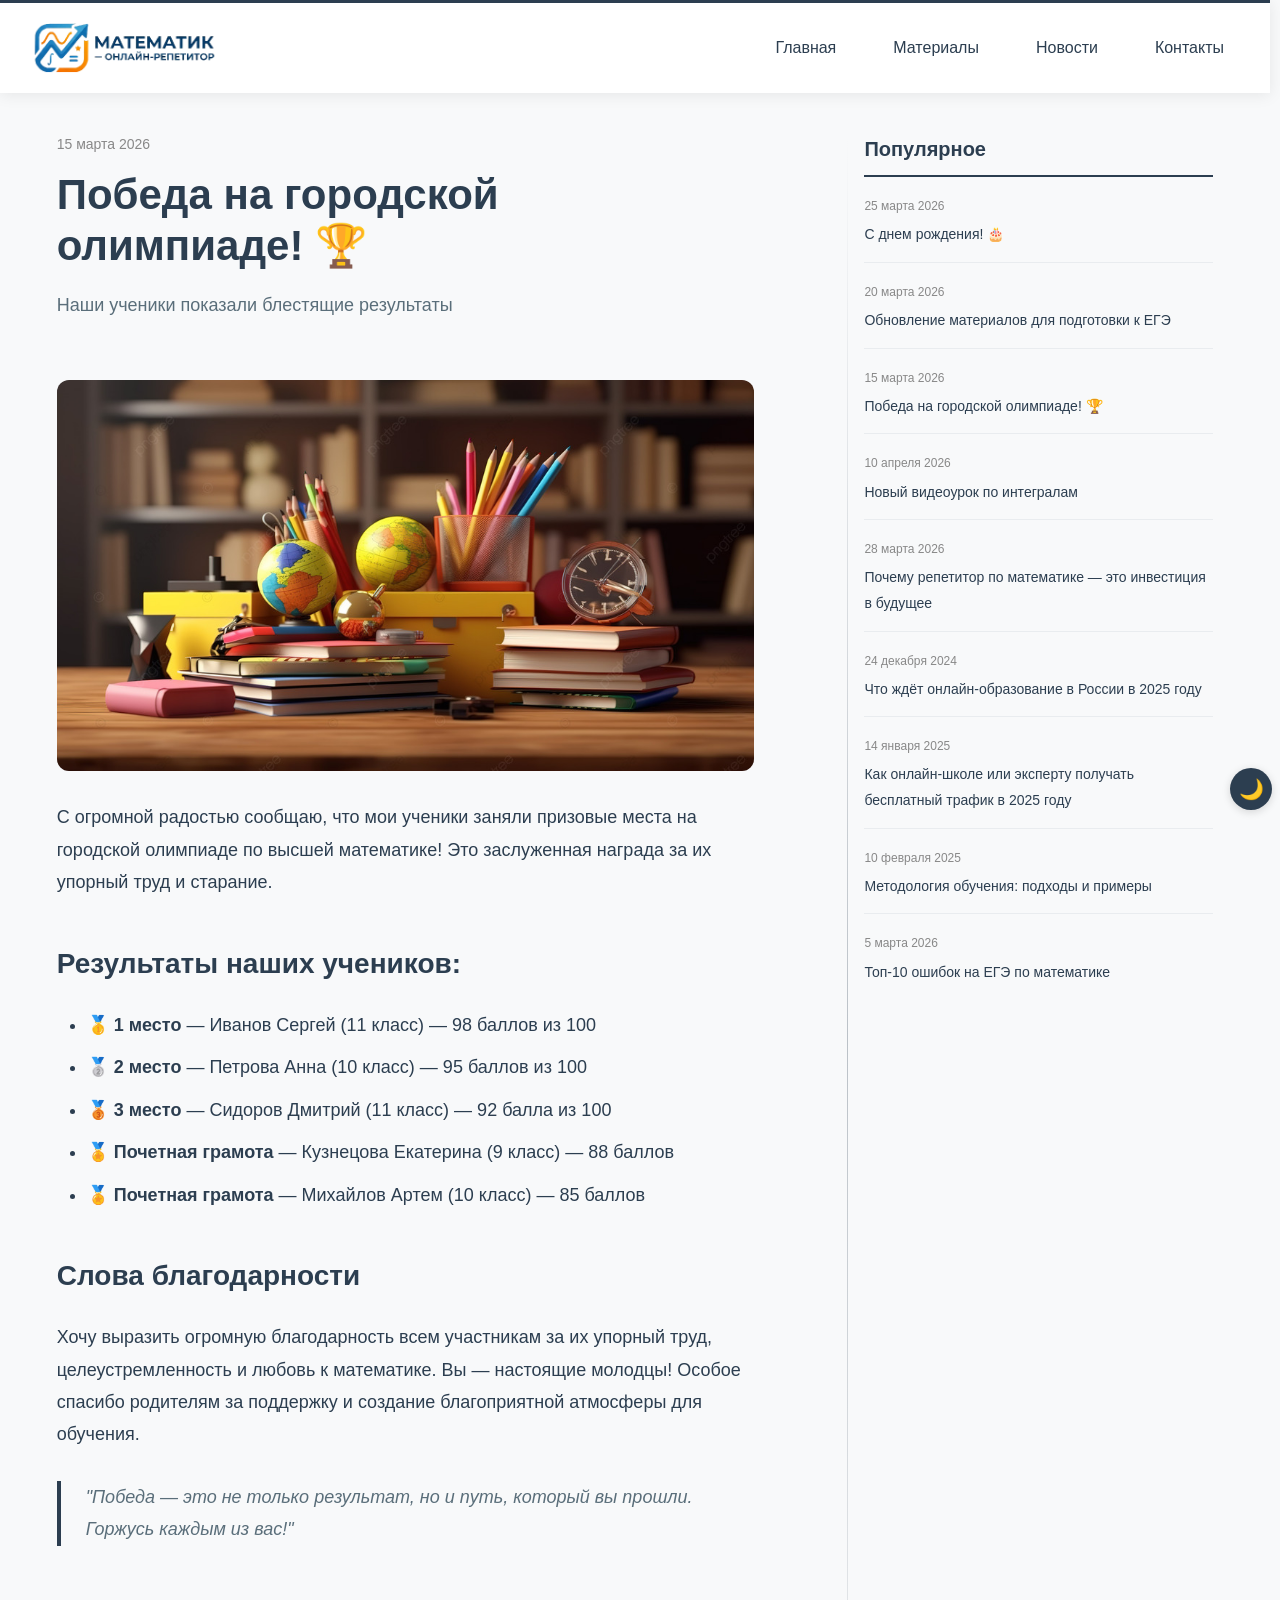
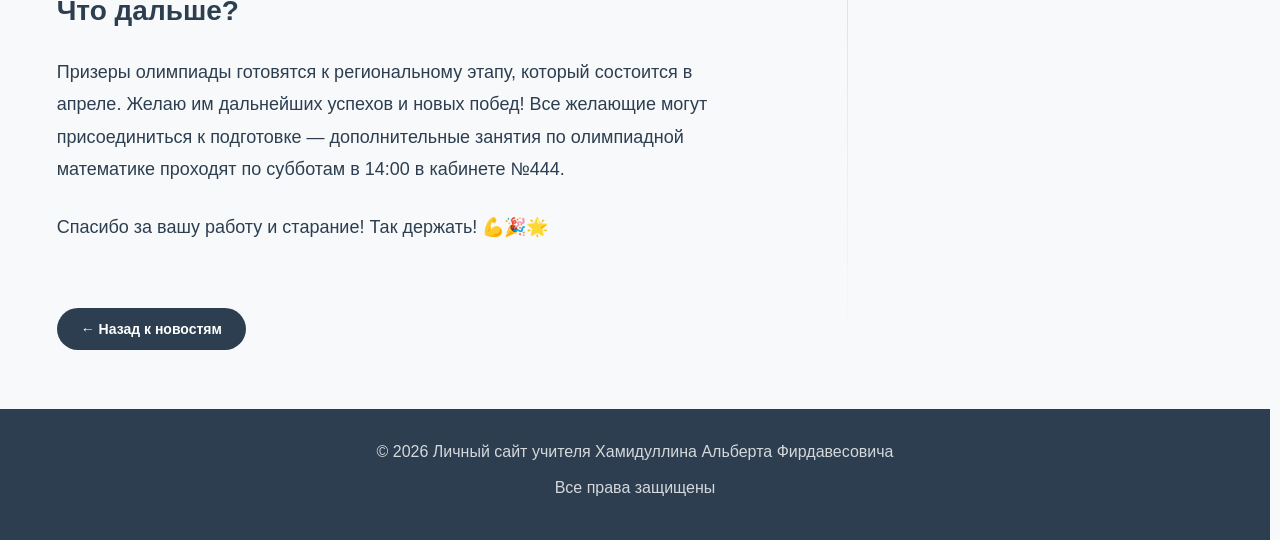
<file: news/article3.html>
<!DOCTYPE html>
<html lang="ru">
<head>
    <meta charset="UTF-8">
    <meta name="viewport" content="width=device-width, initial-scale=1.0">
    <meta name="description" content="Победа учеников на городской олимпиаде по высшей математике. Результаты и поздравления">
    <meta name="keywords" content="олимпиада, математика, победа, ученики, результаты">
    <meta name="author" content="Хамидуллин Альберт Фирдавесович">
    <title>Победа на городской олимпиаде! | Новости</title>
    <link rel="stylesheet" href="../css/base.css">
    <link rel="stylesheet" href="../css/components.css">
    <link rel="stylesheet" href="../css/modal.css">
    <link rel="stylesheet" href="../css/responsive.css">
    <link rel="stylesheet" href="../css/theme.css">
</head>
<body>
    <!-- ШАПКА САЙТА -->
    <div id="top" class="header">
        <div class="header-content">
            <div class="header-logo">
                <img src="../images/logo.png" alt="Логотип">
            </div>
            <div class="nav-menu">
                <a href="../index.html">Главная</a>
                <a href="../materials.html">Материалы</a>
                <a href="../news.html" class="active">Новости</a>
                <a href="../contacts.html">Контакты</a>
            </div>
        </div>
    </div>
    
    <div class="article-layout">
        <div class="article-main">
            <div class="article-header">
                <span class="article-meta">15 марта 2026</span>
                <h1 class="article-title">Победа на городской олимпиаде! 🏆</h1>
                <div class="article-subtitle">Наши ученики показали блестящие результаты</div>
            </div>
            
            <div class="article-body">
                <img src="../images/news-olympiad.jpg" alt="Олимпиада" class="article-image" onclick="openModal(this)">
                
                <p>С огромной радостью сообщаю, что мои ученики заняли призовые места на городской олимпиаде по высшей математике! Это заслуженная награда за их упорный труд и старание.</p>
                
                <h2>Результаты наших учеников:</h2>
                <ul>
                    <li><strong>🥇 1 место</strong> — Иванов Сергей (11 класс) — 98 баллов из 100</li>
                    <li><strong>🥈 2 место</strong> — Петрова Анна (10 класс) — 95 баллов из 100</li>
                    <li><strong>🥉 3 место</strong> — Сидоров Дмитрий (11 класс) — 92 балла из 100</li>
                    <li><strong>🏅 Почетная грамота</strong> — Кузнецова Екатерина (9 класс) — 88 баллов</li>
                    <li><strong>🏅 Почетная грамота</strong> — Михайлов Артем (10 класс) — 85 баллов</li>
                </ul>
                
                <h2>Слова благодарности</h2>
                <p>Хочу выразить огромную благодарность всем участникам за их упорный труд, целеустремленность и любовь к математике. Вы — настоящие молодцы! Особое спасибо родителям за поддержку и создание благоприятной атмосферы для обучения.</p>
                
                <blockquote>
                    "Победа — это не только результат, но и путь, который вы прошли. Горжусь каждым из вас!"
                </blockquote>
                
                <h2>Что дальше?</h2>
                <p>Призеры олимпиады готовятся к региональному этапу, который состоится в апреле. Желаю им дальнейших успехов и новых побед! Все желающие могут присоединиться к подготовке — дополнительные занятия по олимпиадной математике проходят по субботам в 14:00 в кабинете №444.</p>
                
                <p>Спасибо за вашу работу и старание! Так держать! 💪🎉🌟</p>
            </div>
            
            <a href="../news.html" class="back-button">← Назад к новостям</a>
        </div>
        
        <div class="article-sidebar">
            <div id="popular-container" class="popular-container"></div>
        </div>
    </div>
    
    <div class="footer">
        <p>© 2026 Личный сайт учителя Хамидуллина Альберта Фирдавесовича</p>
        <p>Все права защищены</p>
    </div>
    
    <button id="themeToggle" class="theme-toggle-fixed" aria-label="Переключить тему">🌙</button>
    <button id="scrollToTopBtn" class="scroll-to-top" aria-label="Наверх">↑</button>
    
    <div class="modal" onclick="closeModal()">
        <span class="modal-close" onclick="closeModal()">&times;</span>
        <img class="modal-content" id="modalImage">
    </div>
    
    <script src="../js/common.js"></script>
    <script src="../js/popular-posts.js"></script>
</body>
</html>
</file>
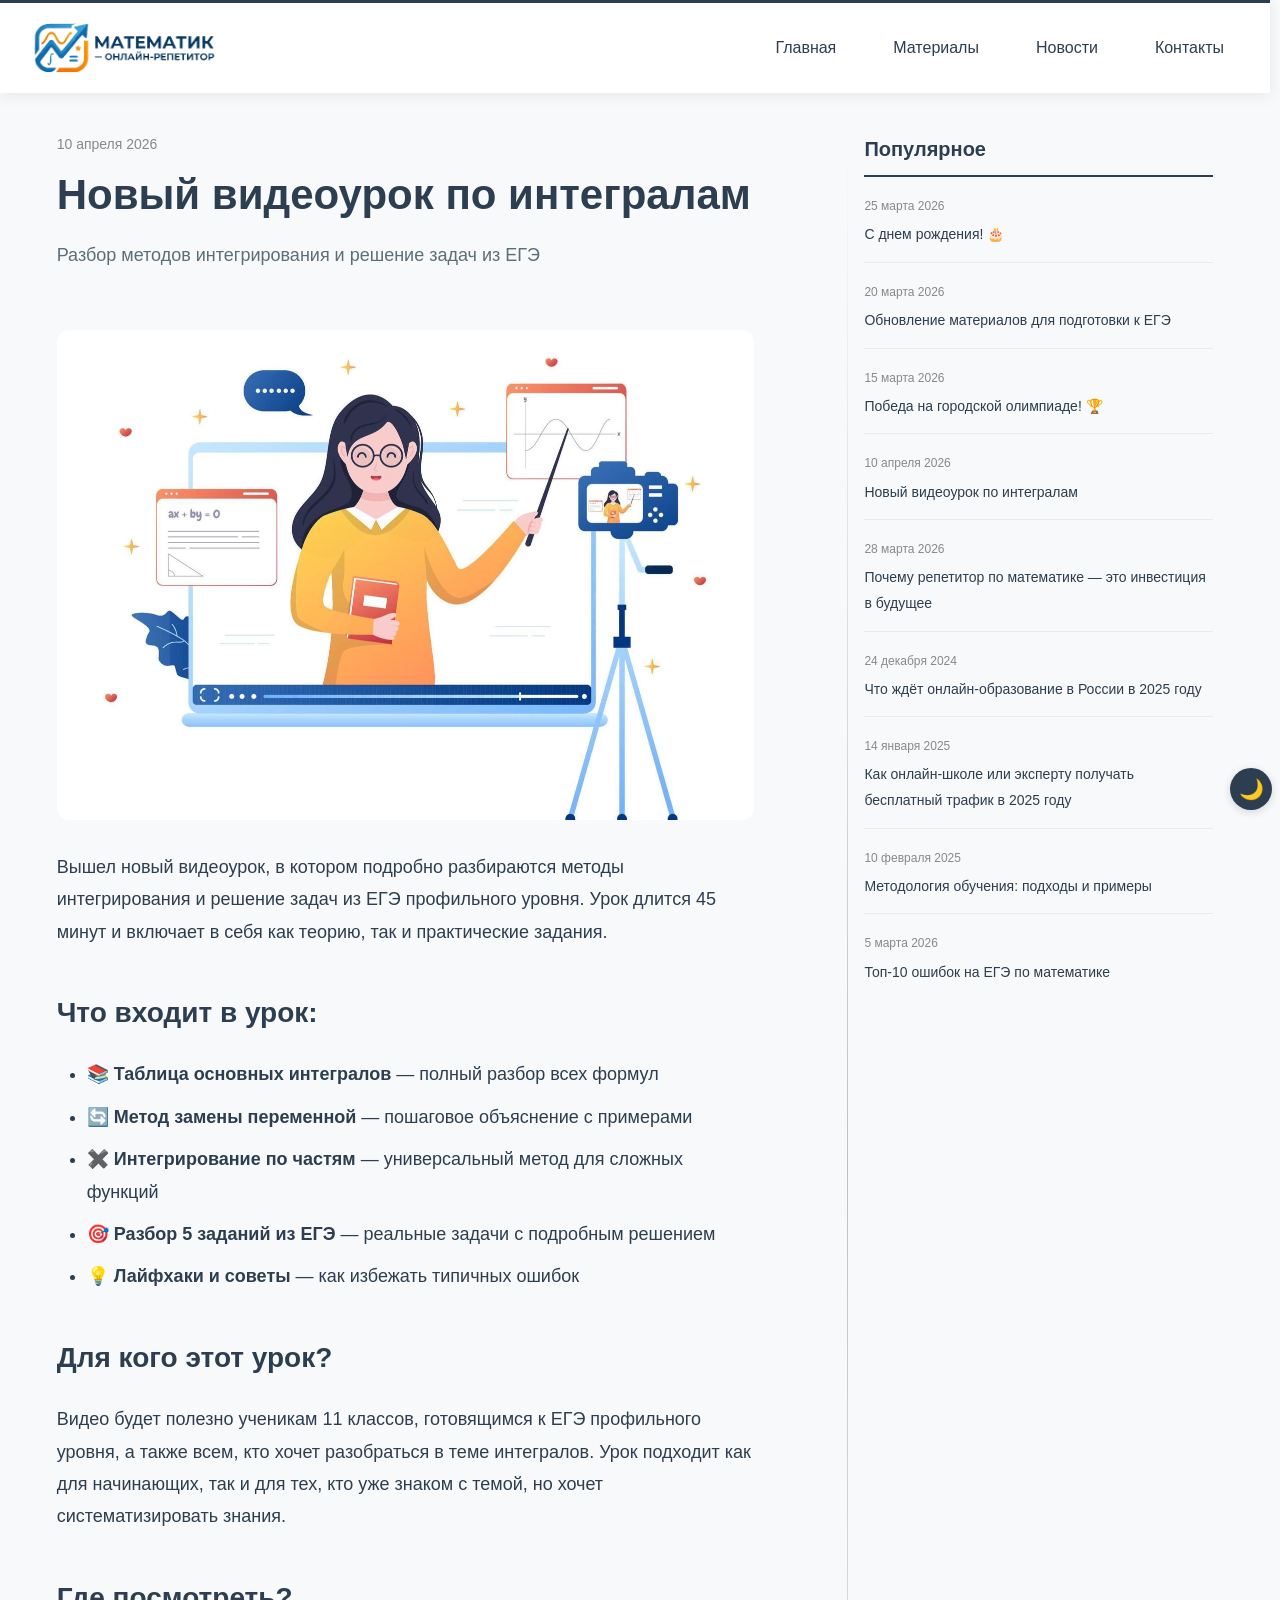
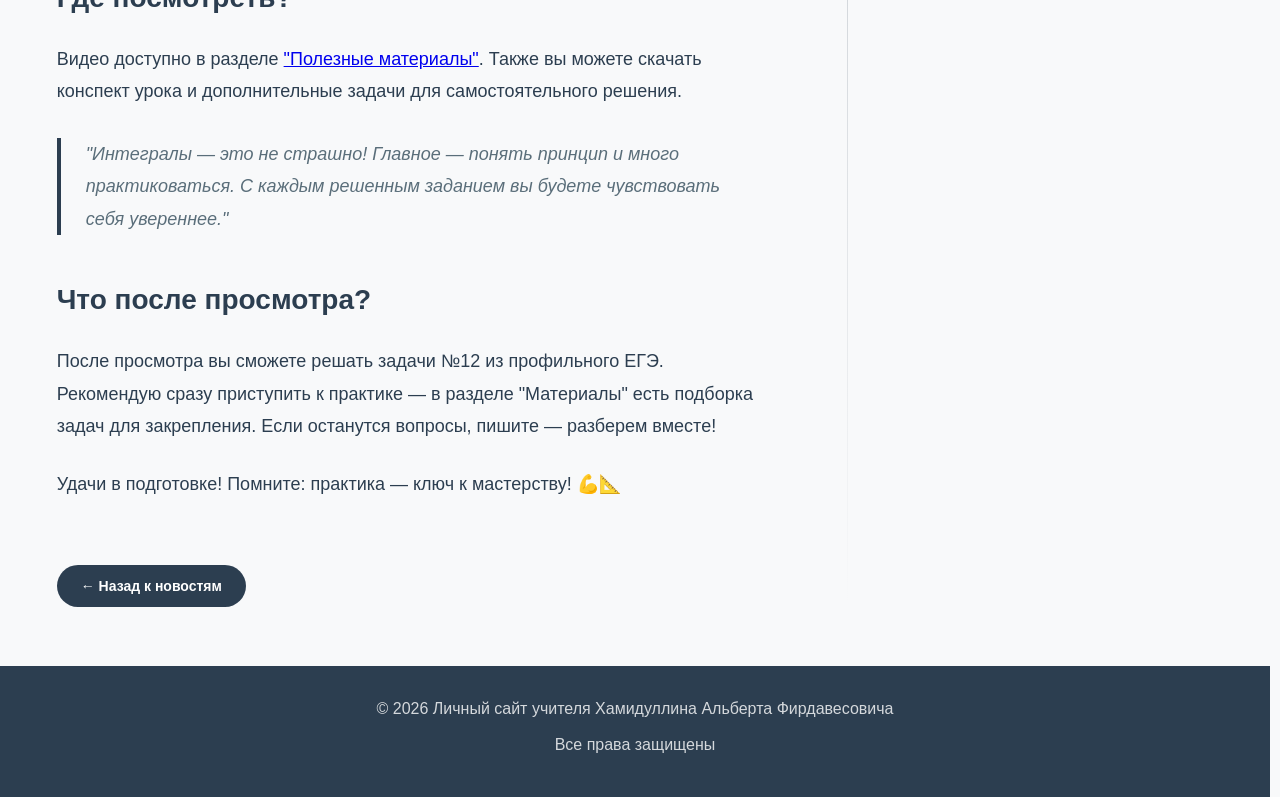
<file: news/article4.html>
<!DOCTYPE html>
<html lang="ru">
<head>
    <meta charset="UTF-8">
    <meta name="viewport" content="width=device-width, initial-scale=1.0">
    <meta name="description" content="Новый видеоурок по интегралам. Разбор методов интегрирования и решение задач из ЕГЭ профильного уровня">
    <meta name="keywords" content="интегралы, видеоурок, ЕГЭ, математика, подготовка">
    <meta name="author" content="Хамидуллин Альберт Фирдавесович">
    <title>Новый видеоурок по интегралам | Новости</title>
    <link rel="stylesheet" href="../css/base.css">
    <link rel="stylesheet" href="../css/components.css">
    <link rel="stylesheet" href="../css/modal.css">
    <link rel="stylesheet" href="../css/responsive.css">
    <link rel="stylesheet" href="../css/theme.css">
</head>
<body>
    <!-- ШАПКА САЙТА -->
    <div id="top" class="header">
        <div class="header-content">
            <div class="header-logo">
                <img src="../images/logo.png" alt="Логотип">
            </div>
            <div class="nav-menu">
                <a href="../index.html">Главная</a>
                <a href="../materials.html">Материалы</a>
                <a href="../news.html" class="active">Новости</a>
                <a href="../contacts.html">Контакты</a>
            </div>
        </div>
    </div>
    
    <div class="article-layout">
        <div class="article-main">
            <div class="article-header">
                <span class="article-meta">10 апреля 2026</span>
                <h1 class="article-title">Новый видеоурок по интегралам</h1>
                <div class="article-subtitle">Разбор методов интегрирования и решение задач из ЕГЭ</div>
            </div>
            
            <div class="article-body">
                <img src="../images/news-video.jpg" alt="Видеоурок по интегралам" class="article-image" onclick="openModal(this)">
                
                <p>Вышел новый видеоурок, в котором подробно разбираются методы интегрирования и решение задач из ЕГЭ профильного уровня. Урок длится 45 минут и включает в себя как теорию, так и практические задания.</p>
                
                <h2>Что входит в урок:</h2>
                <ul>
                    <li>📚 <strong>Таблица основных интегралов</strong> — полный разбор всех формул</li>
                    <li>🔄 <strong>Метод замены переменной</strong> — пошаговое объяснение с примерами</li>
                    <li>✖️ <strong>Интегрирование по частям</strong> — универсальный метод для сложных функций</li>
                    <li>🎯 <strong>Разбор 5 заданий из ЕГЭ</strong> — реальные задачи с подробным решением</li>
                    <li>💡 <strong>Лайфхаки и советы</strong> — как избежать типичных ошибок</li>
                </ul>
                
                <h2>Для кого этот урок?</h2>
                <p>Видео будет полезно ученикам 11 классов, готовящимся к ЕГЭ профильного уровня, а также всем, кто хочет разобраться в теме интегралов. Урок подходит как для начинающих, так и для тех, кто уже знаком с темой, но хочет систематизировать знания.</p>
                
                <h2>Где посмотреть?</h2>
                <p>Видео доступно в разделе <a href="../materials.html">"Полезные материалы"</a>. Также вы можете скачать конспект урока и дополнительные задачи для самостоятельного решения.</p>
                
                <blockquote>
                    "Интегралы — это не страшно! Главное — понять принцип и много практиковаться. С каждым решенным заданием вы будете чувствовать себя увереннее."
                </blockquote>
                
                <h2>Что после просмотра?</h2>
                <p>После просмотра вы сможете решать задачи №12 из профильного ЕГЭ. Рекомендую сразу приступить к практике — в разделе "Материалы" есть подборка задач для закрепления. Если останутся вопросы, пишите — разберем вместе!</p>
                
                <p>Удачи в подготовке! Помните: практика — ключ к мастерству! 💪📐</p>
            </div>
            
            <a href="../news.html" class="back-button">← Назад к новостям</a>
        </div>
        
        <div class="article-sidebar">
            <div id="popular-container" class="popular-container"></div>
        </div>
    </div>
    
    <div class="footer">
        <p>© 2026 Личный сайт учителя Хамидуллина Альберта Фирдавесовича</p>
        <p>Все права защищены</p>
    </div>
    
    <button id="themeToggle" class="theme-toggle-fixed" aria-label="Переключить тему">🌙</button>
    <button id="scrollToTopBtn" class="scroll-to-top" aria-label="Наверх">↑</button>
    
    <div class="modal" onclick="closeModal()">
        <span class="modal-close" onclick="closeModal()">&times;</span>
        <img class="modal-content" id="modalImage">
    </div>
    
    <script src="../js/common.js"></script>
    <script src="../js/popular-posts.js"></script>
</body>
</html>
</file>
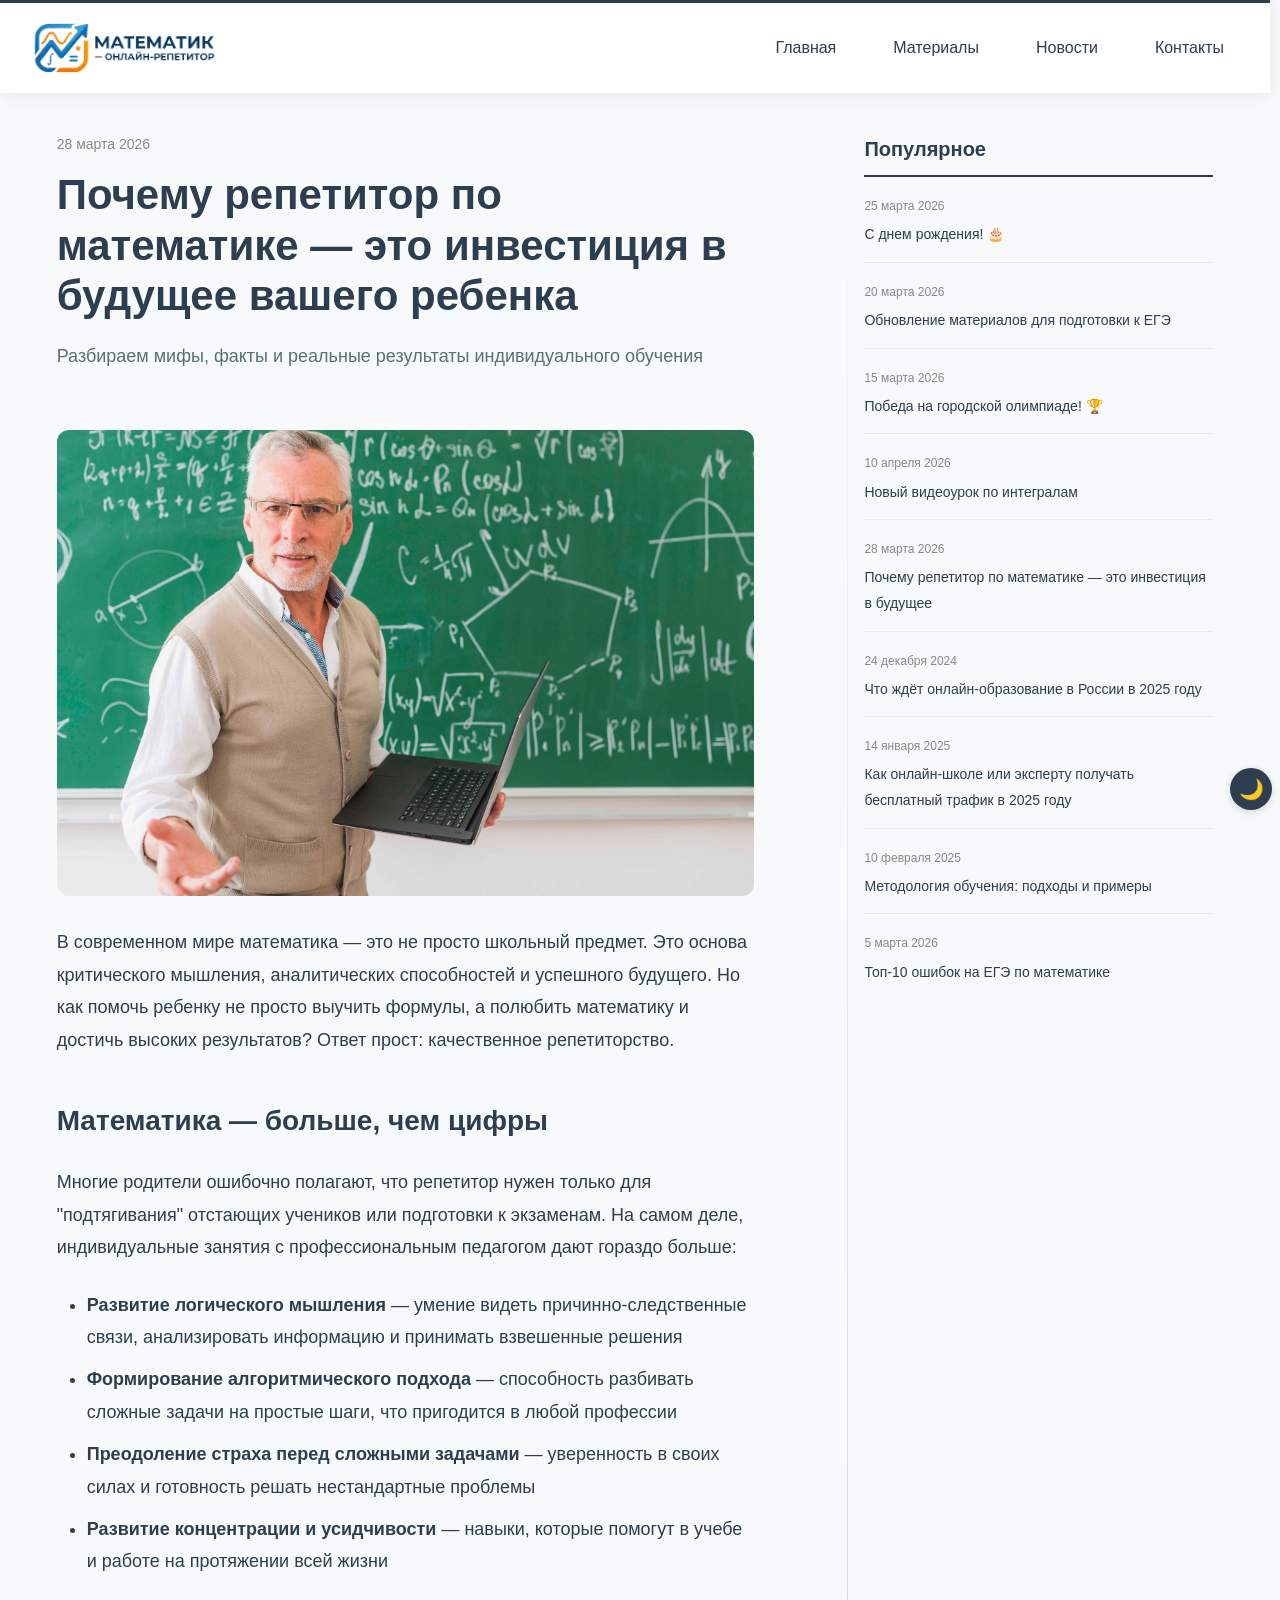
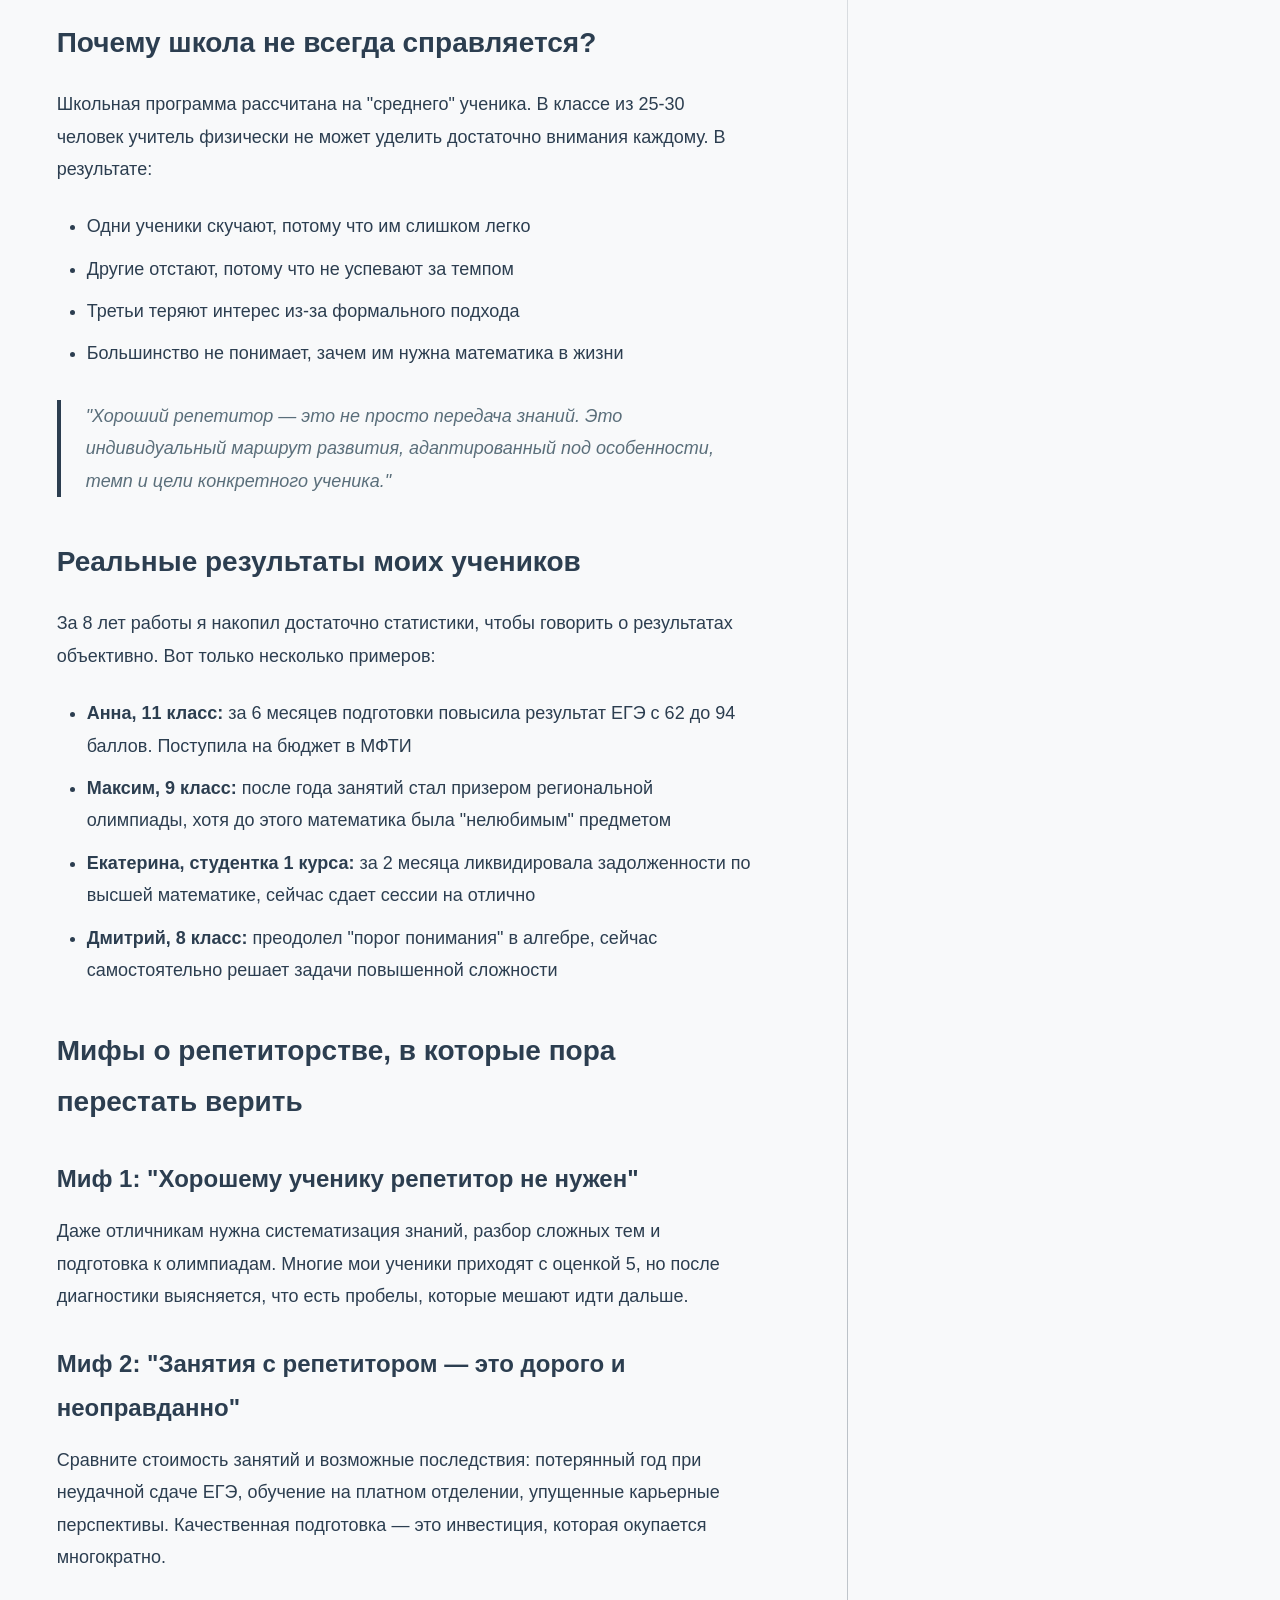
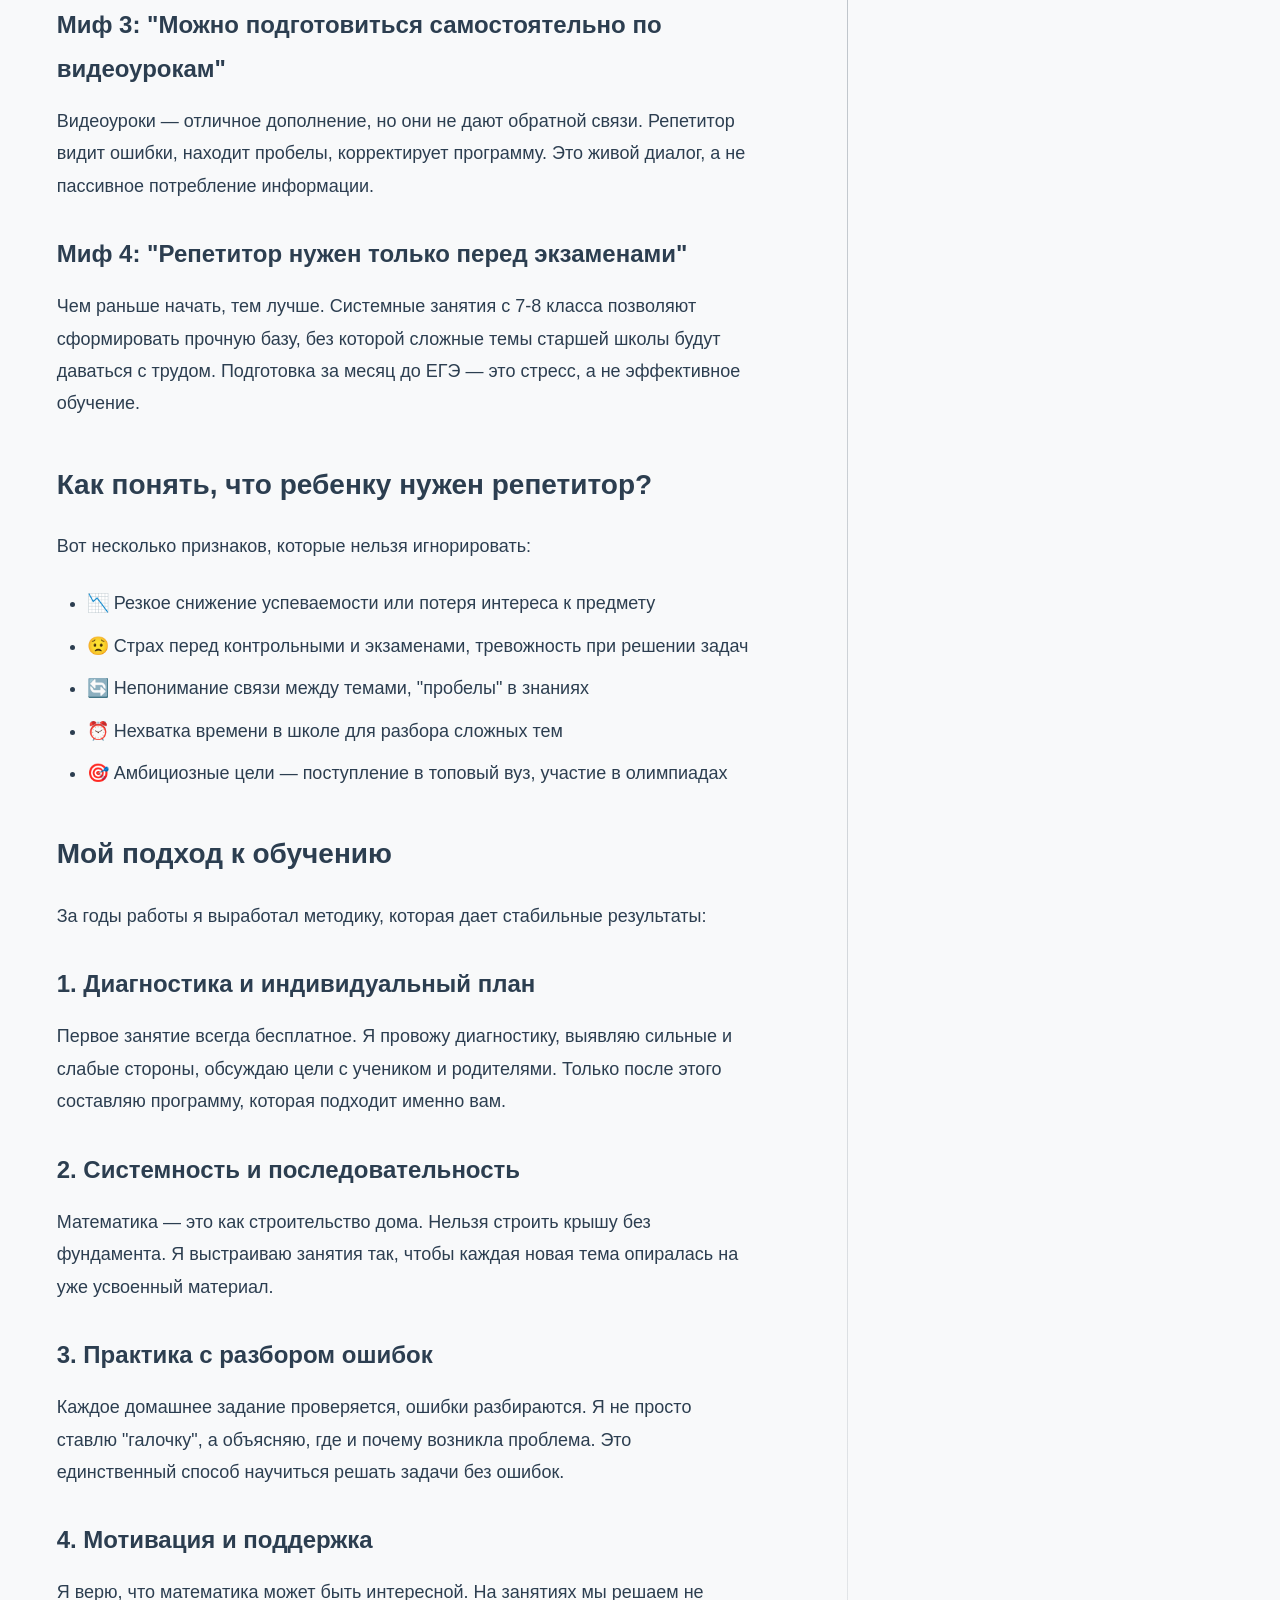
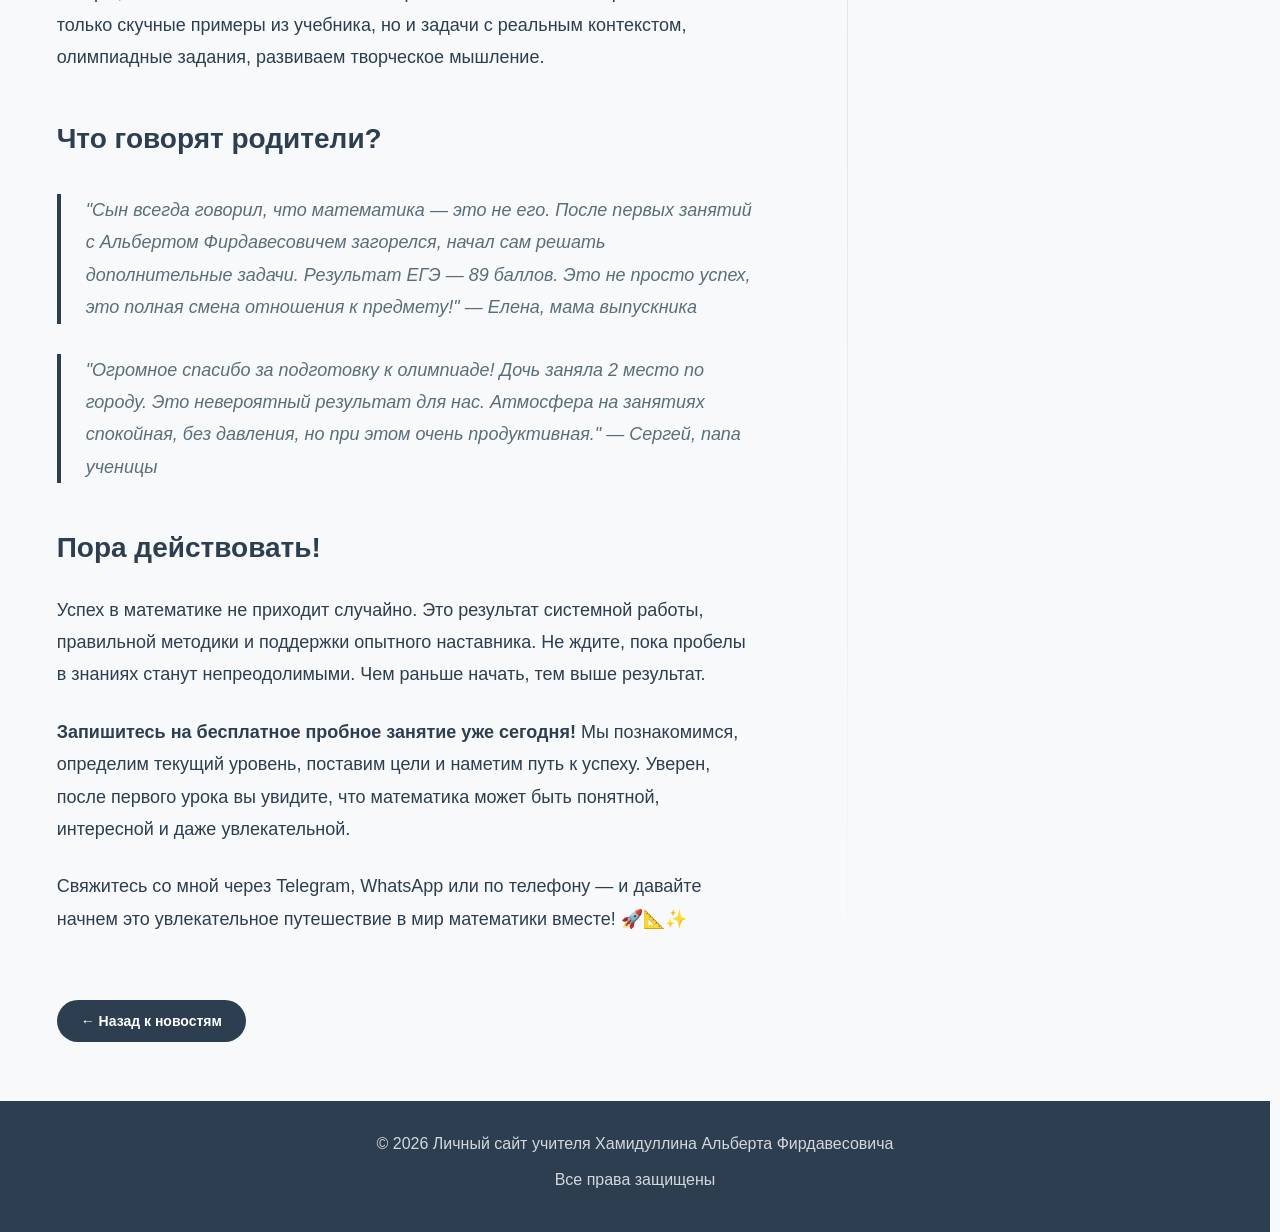
<file: news/article5.html>
<!DOCTYPE html>
<html lang="ru">
<head>
    <meta charset="UTF-8">
    <meta name="viewport" content="width=device-width, initial-scale=1.0">
    <meta name="description" content="Почему репетитор по математике — это инвестиция в будущее. Разбираем мифы, факты и реальные результаты индивидуального обучения">
    <meta name="keywords" content="репетитор, математика, инвестиция, обучение, подготовка">
    <meta name="author" content="Хамидуллин Альберт Фирдавесович">
    <title>Почему репетитор по математике — это инвестиция в будущее | Новости</title>
    <link rel="stylesheet" href="../css/base.css">
    <link rel="stylesheet" href="../css/components.css">
    <link rel="stylesheet" href="../css/modal.css">
    <link rel="stylesheet" href="../css/responsive.css">
    <link rel="stylesheet" href="../css/theme.css">
</head>
<body>
    <!-- ШАПКА САЙТА -->
    <div id="top" class="header">
        <div class="header-content">
            <div class="header-logo">
                <img src="../images/logo.png" alt="Логотип">
            </div>
            <div class="nav-menu">
                <a href="../index.html">Главная</a>
                <a href="../materials.html">Материалы</a>
                <a href="../news.html" class="active">Новости</a>
                <a href="../contacts.html">Контакты</a>
            </div>
        </div>
    </div>
    
    <div class="article-layout">
        <div class="article-main">
            <div class="article-header">
                <span class="article-meta">28 марта 2026</span>
                <h1 class="article-title">Почему репетитор по математике — это инвестиция в будущее вашего ребенка</h1>
                <div class="article-subtitle">Разбираем мифы, факты и реальные результаты индивидуального обучения</div>
            </div>
            
            <div class="article-body">
                <img src="../images/news-tutoring.jpg" alt="Репетитор по математике" class="article-image" onclick="openModal(this)">
                
                <p>В современном мире математика — это не просто школьный предмет. Это основа критического мышления, аналитических способностей и успешного будущего. Но как помочь ребенку не просто выучить формулы, а полюбить математику и достичь высоких результатов? Ответ прост: качественное репетиторство.</p>
                
                <h2>Математика — больше, чем цифры</h2>
                <p>Многие родители ошибочно полагают, что репетитор нужен только для "подтягивания" отстающих учеников или подготовки к экзаменам. На самом деле, индивидуальные занятия с профессиональным педагогом дают гораздо больше:</p>
                <ul>
                    <li><strong>Развитие логического мышления</strong> — умение видеть причинно-следственные связи, анализировать информацию и принимать взвешенные решения</li>
                    <li><strong>Формирование алгоритмического подхода</strong> — способность разбивать сложные задачи на простые шаги, что пригодится в любой профессии</li>
                    <li><strong>Преодоление страха перед сложными задачами</strong> — уверенность в своих силах и готовность решать нестандартные проблемы</li>
                    <li><strong>Развитие концентрации и усидчивости</strong> — навыки, которые помогут в учебе и работе на протяжении всей жизни</li>
                </ul>
                
                <h2>Почему школа не всегда справляется?</h2>
                <p>Школьная программа рассчитана на "среднего" ученика. В классе из 25-30 человек учитель физически не может уделить достаточно внимания каждому. В результате:</p>
                <ul>
                    <li>Одни ученики скучают, потому что им слишком легко</li>
                    <li>Другие отстают, потому что не успевают за темпом</li>
                    <li>Третьи теряют интерес из-за формального подхода</li>
                    <li>Большинство не понимает, зачем им нужна математика в жизни</li>
                </ul>
                
                <blockquote>
                    "Хороший репетитор — это не просто передача знаний. Это индивидуальный маршрут развития, адаптированный под особенности, темп и цели конкретного ученика."
                </blockquote>
                
                <h2>Реальные результаты моих учеников</h2>
                <p>За 8 лет работы я накопил достаточно статистики, чтобы говорить о результатах объективно. Вот только несколько примеров:</p>
                <ul>
                    <li><strong>Анна, 11 класс:</strong> за 6 месяцев подготовки повысила результат ЕГЭ с 62 до 94 баллов. Поступила на бюджет в МФТИ</li>
                    <li><strong>Максим, 9 класс:</strong> после года занятий стал призером региональной олимпиады, хотя до этого математика была "нелюбимым" предметом</li>
                    <li><strong>Екатерина, студентка 1 курса:</strong> за 2 месяца ликвидировала задолженности по высшей математике, сейчас сдает сессии на отлично</li>
                    <li><strong>Дмитрий, 8 класс:</strong> преодолел "порог понимания" в алгебре, сейчас самостоятельно решает задачи повышенной сложности</li>
                </ul>
                
                <h2>Мифы о репетиторстве, в которые пора перестать верить</h2>
                
                <h3>Миф 1: "Хорошему ученику репетитор не нужен"</h3>
                <p>Даже отличникам нужна систематизация знаний, разбор сложных тем и подготовка к олимпиадам. Многие мои ученики приходят с оценкой 5, но после диагностики выясняется, что есть пробелы, которые мешают идти дальше.</p>
                
                <h3>Миф 2: "Занятия с репетитором — это дорого и неоправданно"</h3>
                <p>Сравните стоимость занятий и возможные последствия: потерянный год при неудачной сдаче ЕГЭ, обучение на платном отделении, упущенные карьерные перспективы. Качественная подготовка — это инвестиция, которая окупается многократно.</p>
                
                <h3>Миф 3: "Можно подготовиться самостоятельно по видеоурокам"</h3>
                <p>Видеоуроки — отличное дополнение, но они не дают обратной связи. Репетитор видит ошибки, находит пробелы, корректирует программу. Это живой диалог, а не пассивное потребление информации.</p>
                
                <h3>Миф 4: "Репетитор нужен только перед экзаменами"</h3>
                <p>Чем раньше начать, тем лучше. Системные занятия с 7-8 класса позволяют сформировать прочную базу, без которой сложные темы старшей школы будут даваться с трудом. Подготовка за месяц до ЕГЭ — это стресс, а не эффективное обучение.</p>
                
                <h2>Как понять, что ребенку нужен репетитор?</h2>
                <p>Вот несколько признаков, которые нельзя игнорировать:</p>
                <ul>
                    <li>📉 Резкое снижение успеваемости или потеря интереса к предмету</li>
                    <li>😟 Страх перед контрольными и экзаменами, тревожность при решении задач</li>
                    <li>🔄 Непонимание связи между темами, "пробелы" в знаниях</li>
                    <li>⏰ Нехватка времени в школе для разбора сложных тем</li>
                    <li>🎯 Амбициозные цели — поступление в топовый вуз, участие в олимпиадах</li>
                </ul>
                
                <h2>Мой подход к обучению</h2>
                <p>За годы работы я выработал методику, которая дает стабильные результаты:</p>
                
                <h3>1. Диагностика и индивидуальный план</h3>
                <p>Первое занятие всегда бесплатное. Я провожу диагностику, выявляю сильные и слабые стороны, обсуждаю цели с учеником и родителями. Только после этого составляю программу, которая подходит именно вам.</p>
                
                <h3>2. Системность и последовательность</h3>
                <p>Математика — это как строительство дома. Нельзя строить крышу без фундамента. Я выстраиваю занятия так, чтобы каждая новая тема опиралась на уже усвоенный материал.</p>
                
                <h3>3. Практика с разбором ошибок</h3>
                <p>Каждое домашнее задание проверяется, ошибки разбираются. Я не просто ставлю "галочку", а объясняю, где и почему возникла проблема. Это единственный способ научиться решать задачи без ошибок.</p>
                
                <h3>4. Мотивация и поддержка</h3>
                <p>Я верю, что математика может быть интересной. На занятиях мы решаем не только скучные примеры из учебника, но и задачи с реальным контекстом, олимпиадные задания, развиваем творческое мышление.</p>
                
                <h2>Что говорят родители?</h2>
                <blockquote>
                    "Сын всегда говорил, что математика — это не его. После первых занятий с Альбертом Фирдавесовичем загорелся, начал сам решать дополнительные задачи. Результат ЕГЭ — 89 баллов. Это не просто успех, это полная смена отношения к предмету!" — Елена, мама выпускника
                </blockquote>
                
                <blockquote>
                    "Огромное спасибо за подготовку к олимпиаде! Дочь заняла 2 место по городу. Это невероятный результат для нас. Атмосфера на занятиях спокойная, без давления, но при этом очень продуктивная." — Сергей, папа ученицы
                </blockquote>
                
                <h2>Пора действовать!</h2>
                <p>Успех в математике не приходит случайно. Это результат системной работы, правильной методики и поддержки опытного наставника. Не ждите, пока пробелы в знаниях станут непреодолимыми. Чем раньше начать, тем выше результат.</p>
                
                <p><strong>Запишитесь на бесплатное пробное занятие уже сегодня!</strong> Мы познакомимся, определим текущий уровень, поставим цели и наметим путь к успеху. Уверен, после первого урока вы увидите, что математика может быть понятной, интересной и даже увлекательной.</p>
                
                <p>Свяжитесь со мной через Telegram, WhatsApp или по телефону — и давайте начнем это увлекательное путешествие в мир математики вместе! 🚀📐✨</p>
            </div>
            
            <a href="../news.html" class="back-button">← Назад к новостям</a>
        </div>
        
        <div class="article-sidebar">
            <div id="popular-container" class="popular-container"></div>
        </div>
    </div>
    
    <div class="footer">
        <p>© 2026 Личный сайт учителя Хамидуллина Альберта Фирдавесовича</p>
        <p>Все права защищены</p>
    </div>
    
    <button id="themeToggle" class="theme-toggle-fixed" aria-label="Переключить тему">🌙</button>
    <button id="scrollToTopBtn" class="scroll-to-top" aria-label="Наверх">↑</button>
    
    <div class="modal" onclick="closeModal()">
        <span class="modal-close" onclick="closeModal()">&times;</span>
        <img class="modal-content" id="modalImage">
    </div>
    
    <script src="../js/common.js"></script>
    <script src="../js/popular-posts.js"></script>
</body>
</html>
</file>
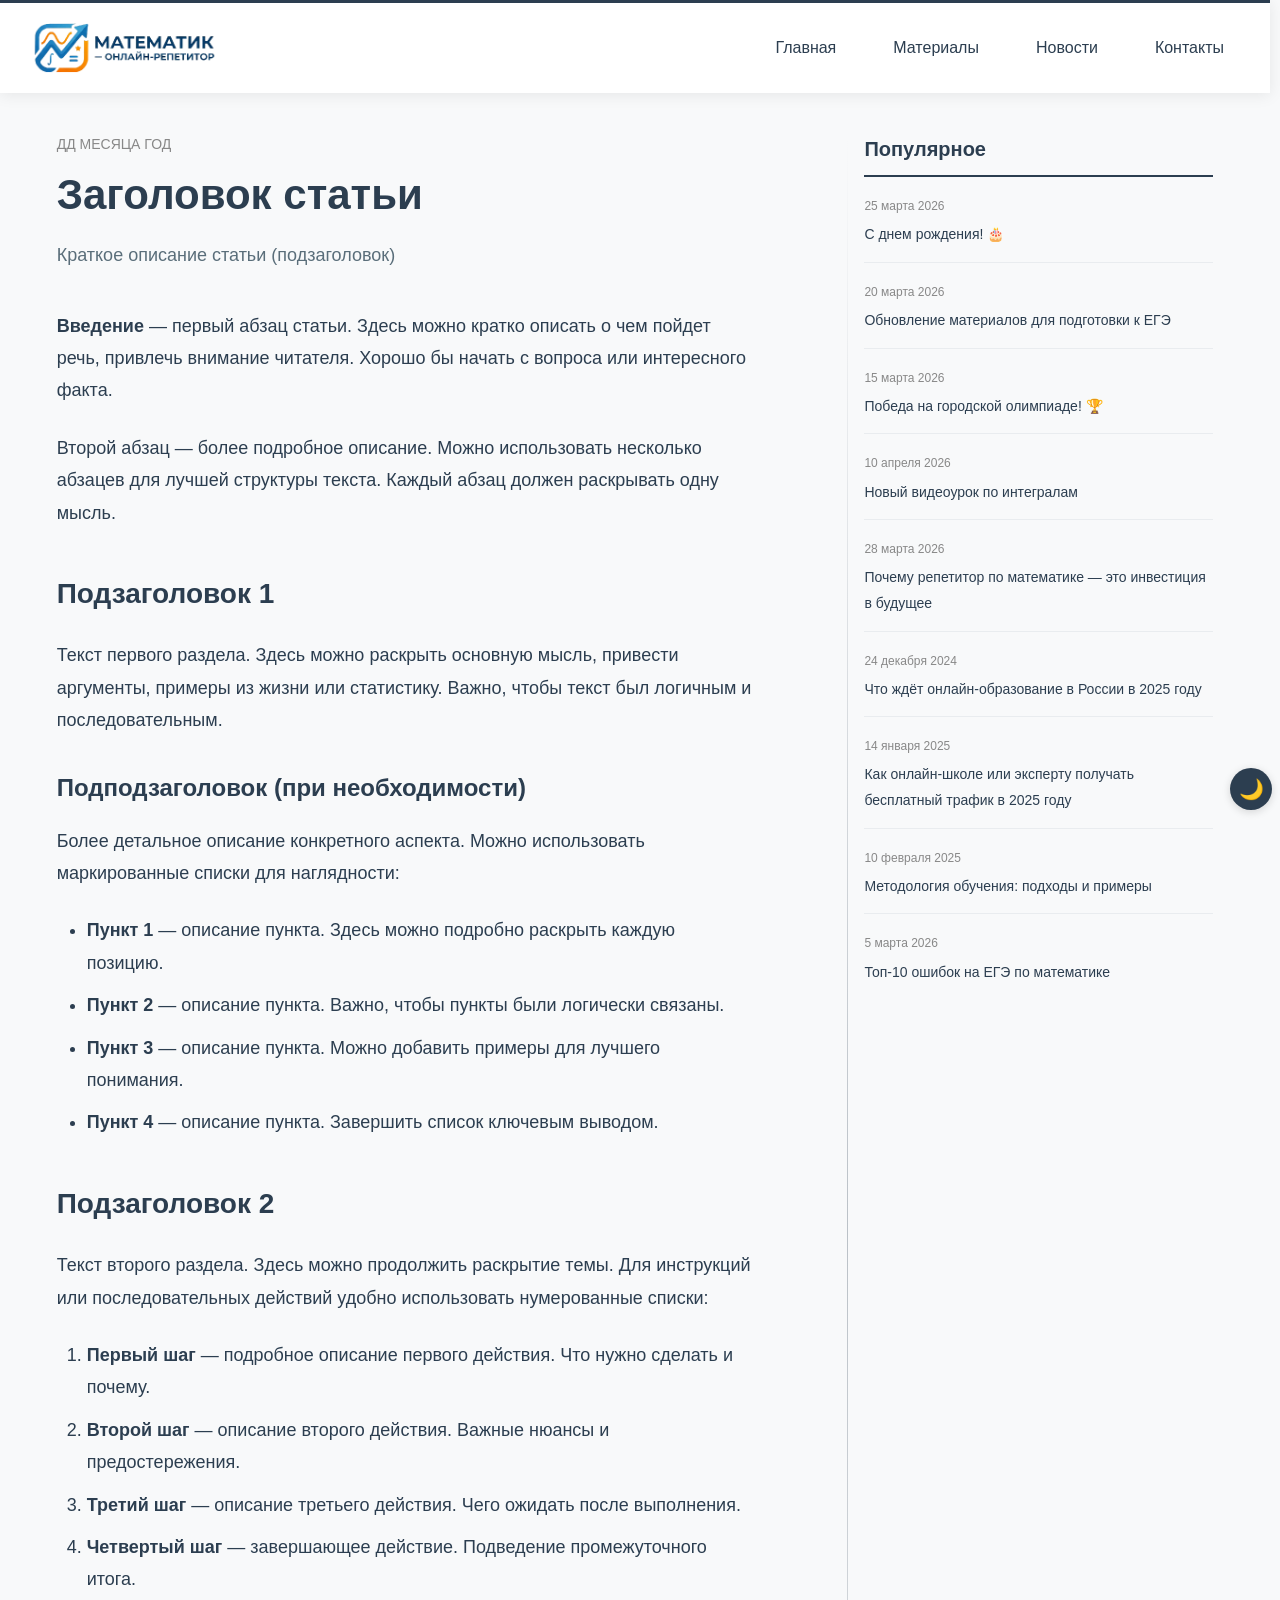
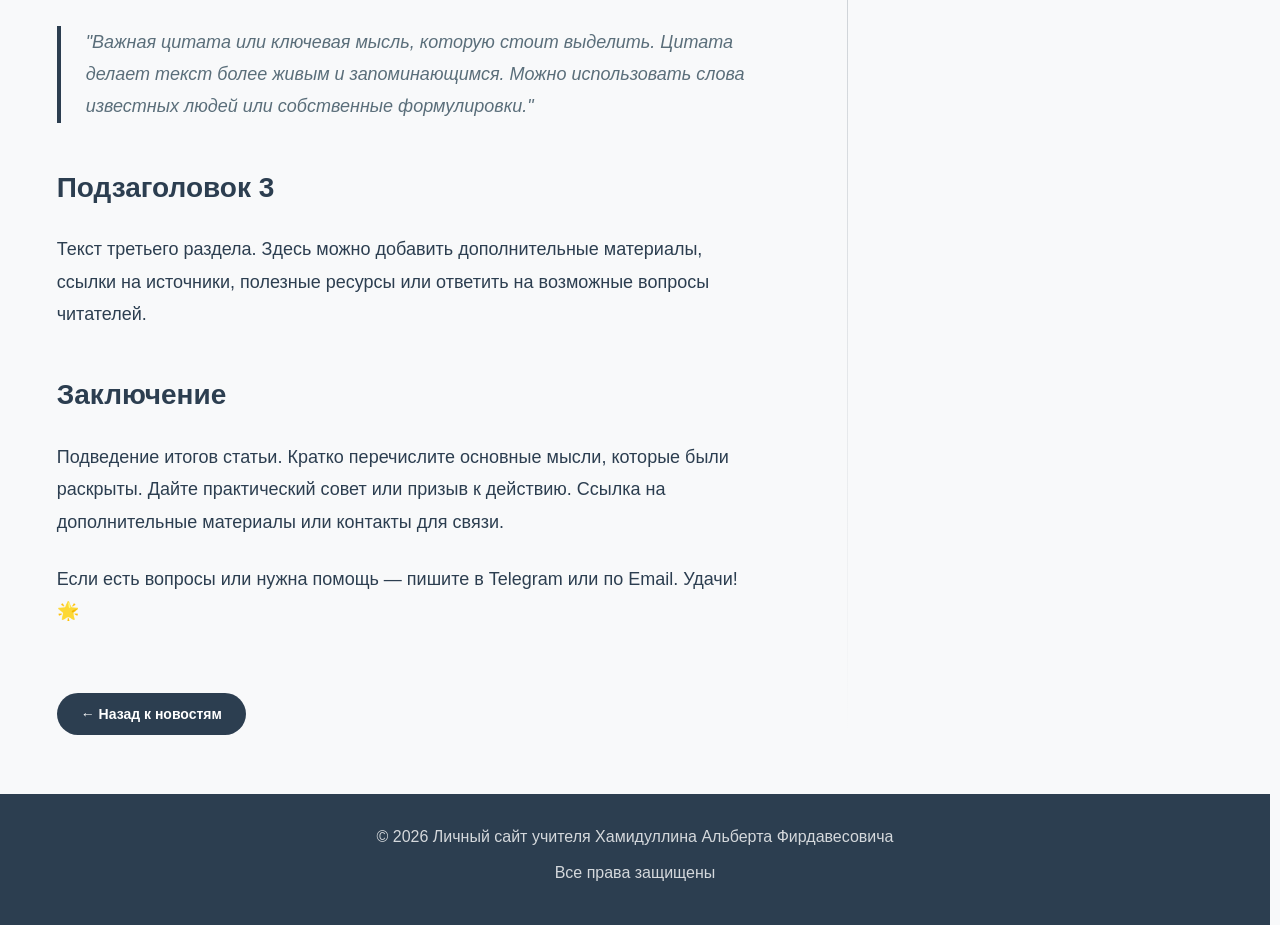
<file: news/template.html>
<!DOCTYPE html>
<html lang="ru">
<head>
    <meta charset="UTF-8">
    <meta name="viewport" content="width=device-width, initial-scale=1.0">
    <meta name="description" content="Краткое описание статьи для поисковых систем (150-160 символов)">
    <meta name="keywords" content="ключевые, слова, статьи, через, запятую">
    <meta name="author" content="Хамидуллин Альберт Фирдавесович">
    <title>Название статьи | Новости</title>
    <!-- Подключаем разделенные CSS файлы -->
    <link rel="stylesheet" href="../css/base.css">
    <link rel="stylesheet" href="../css/components.css">
    <link rel="stylesheet" href="../css/modal.css">
    <link rel="stylesheet" href="../css/responsive.css">
    <link rel="stylesheet" href="../css/theme.css">
</head>
<body>
    <!-- ========== ШАПКА САЙТА ========== -->
    <div id="top" class="header">
        <div class="header-content">
            <!-- Логотип слева -->
            <div class="header-logo">
                <img src="../images/logo.png" alt="Логотип">
            </div>
            <!-- Навигация справа -->
            <div class="nav-menu">
                <a href="../index.html">Главная</a>
                <a href="../materials.html">Материалы</a>
                <a href="../news.html" class="active">Новости</a>
                <a href="../contacts.html">Контакты</a>
            </div>
        </div>
    </div>
    
    <!-- ========== ОСНОВНОЙ МАКЕТ СТАТЬИ ========== -->
    <div class="article-layout">
        <!-- ЛЕВАЯ КОЛОНКА - СОДЕРЖАНИЕ СТАТЬИ -->
        <div class="article-main">
            <!-- ЗАГОЛОВОК СТАТЬИ -->
            <div class="article-header">
                <span class="article-meta">ДД МЕСЯЦА ГОД</span>
                <h1 class="article-title">Заголовок статьи</h1>
                <div class="article-subtitle">Краткое описание статьи (подзаголовок)</div>
            </div>
            
            <!-- ТЕЛО СТАТЬИ -->
            <div class="article-body">
                <!-- Изображение статьи (опционально) -->
                <!-- <img src="../images/название-файла.jpg" alt="Описание изображения" class="article-image" onclick="openModal(this)"> -->
                
                <p><strong>Введение</strong> — первый абзац статьи. Здесь можно кратко описать о чем пойдет речь, привлечь внимание читателя. Хорошо бы начать с вопроса или интересного факта.</p>
                
                <p>Второй абзац — более подробное описание. Можно использовать несколько абзацев для лучшей структуры текста. Каждый абзац должен раскрывать одну мысль.</p>
                
                <!-- РАЗДЕЛ 1 -->
                <h2>Подзаголовок 1</h2>
                <p>Текст первого раздела. Здесь можно раскрыть основную мысль, привести аргументы, примеры из жизни или статистику. Важно, чтобы текст был логичным и последовательным.</p>
                
                <!-- ПОДРАЗДЕЛ (ПРИ НЕОБХОДИМОСТИ) -->
                <h3>Подподзаголовок (при необходимости)</h3>
                <p>Более детальное описание конкретного аспекта. Можно использовать маркированные списки для наглядности:</p>
                
                <!-- МАРКИРОВАННЫЙ СПИСОК -->
                <ul>
                    <li><strong>Пункт 1</strong> — описание пункта. Здесь можно подробно раскрыть каждую позицию.</li>
                    <li><strong>Пункт 2</strong> — описание пункта. Важно, чтобы пункты были логически связаны.</li>
                    <li><strong>Пункт 3</strong> — описание пункта. Можно добавить примеры для лучшего понимания.</li>
                    <li><strong>Пункт 4</strong> — описание пункта. Завершить список ключевым выводом.</li>
                </ul>
                
                <!-- РАЗДЕЛ 2 -->
                <h2>Подзаголовок 2</h2>
                <p>Текст второго раздела. Здесь можно продолжить раскрытие темы. Для инструкций или последовательных действий удобно использовать нумерованные списки:</p>
                
                <!-- НУМЕРОВАННЫЙ СПИСОК -->
                <ol>
                    <li><strong>Первый шаг</strong> — подробное описание первого действия. Что нужно сделать и почему.</li>
                    <li><strong>Второй шаг</strong> — описание второго действия. Важные нюансы и предостережения.</li>
                    <li><strong>Третий шаг</strong> — описание третьего действия. Чего ожидать после выполнения.</li>
                    <li><strong>Четвертый шаг</strong> — завершающее действие. Подведение промежуточного итога.</li>
                </ol>
                
                <!-- ЦИТАТА (ВАЖНОЕ ВЫДЕЛЕНИЕ) -->
                <blockquote>
                    "Важная цитата или ключевая мысль, которую стоит выделить. Цитата делает текст более живым и запоминающимся. Можно использовать слова известных людей или собственные формулировки."
                </blockquote>
                
                <!-- РАЗДЕЛ 3 - ДОПОЛНИТЕЛЬНЫЙ (ПРИ НЕОБХОДИМОСТИ) -->
                <h2>Подзаголовок 3</h2>
                <p>Текст третьего раздела. Здесь можно добавить дополнительные материалы, ссылки на источники, полезные ресурсы или ответить на возможные вопросы читателей.</p>
                
                <!-- ВЫВОДЫ И ЗАКЛЮЧЕНИЕ -->
                <h2>Заключение</h2>
                <p>Подведение итогов статьи. Кратко перечислите основные мысли, которые были раскрыты. Дайте практический совет или призыв к действию. Ссылка на дополнительные материалы или контакты для связи.</p>
                
                <p>Если есть вопросы или нужна помощь — пишите в Telegram или по Email. Удачи! 🌟</p>
            </div>
            
            <!-- КНОПКА ВОЗВРАТА К НОВОСТЯМ -->
            <a href="../news.html" class="back-button">← Назад к новостям</a>
        </div>
        
        <!-- ПРАВАЯ КОЛОНКА - САЙДБАР С ПОПУЛЯРНЫМИ СТАТЬЯМИ -->
        <div class="article-sidebar">
            <div id="popular-container" class="popular-container"></div>
        </div>
    </div>
    
    <!-- ========== ПОДВАЛ ========== -->
    <div class="footer">
        <p>© 2026 Личный сайт учителя Хамидуллина Альберта Фирдавесовича</p>
        <p>Все права защищены</p>
    </div>
    
    <!-- ========== КНОПКИ УПРАВЛЕНИЯ ========== -->
    <!-- Кнопка переключения темы (светлая/темная) -->
    <button id="themeToggle" class="theme-toggle-fixed" aria-label="Переключить тему">🌙</button>
    <!-- Кнопка прокрутки наверх -->
    <button id="scrollToTopBtn" class="scroll-to-top" aria-label="Наверх">↑</button>
    
    <!-- ========== МОДАЛЬНОЕ ОКНО ДЛЯ ПРОСМОТРА ИЗОБРАЖЕНИЙ ========== -->
    <div class="modal" onclick="closeModal()">
        <span class="modal-close" onclick="closeModal()">&times;</span>
        <img class="modal-content" id="modalImage">
    </div>
    
    <!-- ========== ПОДКЛЮЧЕНИЕ СКРИПТОВ ========== -->
    <script src="../js/common.js"></script>
    <script src="../js/popular-posts.js"></script>
</body>
</html>
</file>
<file: css/base.css>
/* ========== БАЗОВЫЕ СТИЛИ ========== */

/* Сброс отступов */
* {
    margin: 0;
    padding: 0;
    box-sizing: border-box;
}

/* Основные настройки html */
html {
    scroll-behavior: smooth;
    scroll-padding-top: 80px;
    scrollbar-gutter: stable;
    height: 100%;
}

/* Основные настройки body */
body {
    font-family: 'Segoe UI', Tahoma, Geneva, Verdana, sans-serif;
    background-color: #f8f9fa;
    line-height: 1.6;
    color: #2c3e50;
    min-height: 100%;
    position: relative;
    padding-bottom: 150px;
    padding-top: 0;
}

/* Основной контейнер для всего контента */
.container {
    width: 100%;
    max-width: none;
    margin: 0 auto;
    padding: 0 57px;
}

/* Заголовки секций */
.section-title {
    font-size: 28px;
    color: #2c3e50;
    margin-bottom: 25px;
    padding-bottom: 10px;
    border-bottom: 3px solid #2c3e50;
    display: block;
    font-weight: 600;
    width: 100%;
}

/* Секции */
.section {
    margin-bottom: 50px;
    margin-top: 40px;
}

.section:first-of-type {
    margin-top: 0;
}

/* Контейнер для популярных статей */
.popular-container {
    width: 100%;
}
</file>
<file: css/components.css>
/* ========== КОМПОНЕНТЫ ========== */

/* ---------- ШАПКА ---------- */
.header {
    background: #ffffff;
    color: #2c3e50;
    padding: 20px 0;
    box-shadow: 0 2px 15px rgba(0,0,0,0.08);
    position: sticky;
    top: 0;
    z-index: 100;
    border-top: 3px solid #2c3e50;
    width: 100%;
    margin-bottom: 0;
}

.header-content {
    max-width: 1400px;
    margin: 0 auto;
    padding: 0 30px;
    display: flex;
    justify-content: space-between;
    align-items: center;
    flex-wrap: wrap;
    gap: 30px;
}

/* Логотип */
.header-logo {
    display: flex;
    align-items: center;
}

.header-logo img {
    height: 50px;
    width: auto;
    display: block;
    cursor: pointer;
}

/* Убираем эффекты при наведении на логотип */
.header-logo img:hover {
    transform: none;
    box-shadow: none;
    opacity: 1;
}

/* Навигационное меню */
.nav-menu {
    display: flex;
    gap: 25px;
    flex-wrap: wrap;
    align-items: center;
    justify-content: flex-end;
}

/* Стили кнопок навигации */
.nav-menu a {
    color: #2c3e50;
    text-decoration: none;
    font-weight: 500;
    font-size: 16px;
    padding: 8px 16px;
    transition: all 0.3s;
    border-radius: 25px;
}

/* Эффект при наведении на кнопку навигации */
.nav-menu a:hover {
    background: #eef2ff;
    color: #2c3e50;
}

/* Активная кнопка навигации */
.nav-menu a.active {
    background: #2c3e50;
    color: white;
}

/* ---------- ПОДВАЛ ---------- */
.footer {
    background: #2c3e50;
    color: white;
    text-align: center;
    padding: 30px;
    margin-top: 0;
    position: absolute;
    bottom: 0;
    width: 100%;
}

.footer p {
    margin-bottom: 10px;
    opacity: 0.8;
}

/* ---------- КНОПКИ ---------- */
.btn {
    display: inline-block;
    background: #2c3e50;
    color: white;
    padding: 12px 35px;
    border-radius: 30px;
    text-decoration: none;
    font-weight: 600;
    transition: all 0.3s;
    border: none;
    cursor: pointer;
    font-size: 16px;
    box-shadow: 0 2px 8px rgba(0,0,0,0.2);
}

.btn:hover {
    background: #1e2a3a;
    transform: translateY(-2px);
    box-shadow: 0 5px 15px rgba(0,0,0,0.3);
}

/* Кнопка "Наверх" */
.scroll-to-top {
    position: fixed;
    bottom: 30px;
    right: 8px;
    background: #2c3e50;
    color: white;
    width: 42px;
    height: 42px;
    border-radius: 50%;
    display: flex;
    align-items: center;
    justify-content: center;
    text-decoration: none;
    font-size: 20px;
    transition: all 0.3s;
    box-shadow: 0 2px 8px rgba(0,0,0,0.15);
    z-index: 99;
    cursor: pointer;
    border: none;
    opacity: 0;
    visibility: hidden;
    font-weight: bold;
}

.scroll-to-top.show {
    opacity: 1;
    visibility: visible;
}

.scroll-to-top:hover {
    background: #1e2a3a;
    transform: translateY(-3px);
}

/* Кнопка переключения темы */
.theme-toggle-fixed {
    position: fixed;
    bottom: 90px;
    right: 8px;
    width: 42px;
    height: 42px;
    border-radius: 50%;
    background: #2c3e50;
    border: none;
    cursor: pointer;
    font-size: 20px;
    transition: all 0.3s;
    display: flex;
    align-items: center;
    justify-content: center;
    color: white;
    box-shadow: 0 2px 8px rgba(0,0,0,0.15);
    z-index: 99;
}

.theme-toggle-fixed:hover {
    background: #1e2a3a;
    transform: scale(1.05) rotate(15deg);
}

/* Кнопки скачивания материалов - как в новостях */
.download-link {
    display: inline-block;
    background: #2c3e50;
    color: white;
    padding: 8px 22px;
    border-radius: 30px;
    text-decoration: none;
    font-size: 14px;
    font-weight: 500;
    transition: all 0.3s;
    margin: 0 0 25px 20px;
    border: none;
    cursor: pointer;
    align-self: flex-start;  /* <-- ЭТО КЛЮЧЕВОЕ! Кнопка не растягивается */
}

.download-link:hover {
    background: #1e2a3a;
    transform: translateY(-2px);
    box-shadow: 0 4px 12px rgba(0,0,0,0.15);
    color: white;
}

/* ---------- КАРТОЧКИ ---------- */
/* Сетка карточек */
.cards-grid {
    display: grid;
    grid-template-columns: repeat(auto-fit, minmax(300px, 1fr));
    gap: 30px;
    margin-top: 20px;
    margin-left: 0;
    margin-right: 0;
    padding-left: 0;
    padding-right: 0;
    width: 100%;
}

/* Базовая карточка */
.card {
    background: white;
    border: 1px solid #e9ecef;
    border-radius: 12px;
    overflow: hidden;
    transition: all 0.3s ease;
    box-shadow: 0 5px 15px rgba(0,0,0,0.03);
    display: flex;
    flex-direction: column;
    margin: 0;
    width: 100%;
}

.card:hover {
    transform: translateY(-5px);
    box-shadow: 0 15px 30px rgba(0,0,0,0.1);
    border-color: #2c3e50;
}

/* Изображение в карточке */
.card-image {
    width: 100%;
    height: 320px;
    overflow: hidden;
    background-color: #e9ecef;
    cursor: pointer;
    margin: 0;
    padding: 0;
    display: flex;
    justify-content: center;
    align-items: center;
}

.card-image img {
    width: 100%;
    height: 100%;
    object-fit: cover;
    object-position: center;
    display: block;
    margin: 0;
    padding: 0;
    transition: transform 0.3s ease;
}

.card:hover .card-image img {
    transform: scale(1.05);
}

/* Заголовок карточки */
.card h3 {
    color: #2c3e50;
    margin: 20px 20px 10px;
    font-size: 20px;
    font-weight: 600;
}

/* Текст карточки */
.card p {
    color: #5a6e7a;
    margin: 0 20px 15px;
    line-height: 1.5;
    flex-grow: 1;
}

/* Ссылка в карточке */
.card-link {
    color: #2c3e50;
    text-decoration: none;
    font-weight: 600;
    display: inline-block;
    margin: 0 20px 25px;
    transition: all 0.3s;
}

.card-link:hover {
    color: #1e2a3a;
    text-decoration: underline;
}

/* ---------- ГОРИЗОНТАЛЬНЫЙ СКРОЛЛ ДЛЯ КАРТОЧЕК ---------- */
.cards-scroll {
    display: flex;
    overflow-x: auto;
    gap: 30px;
    padding: 10px 5px 20px;
    scroll-behavior: smooth;
    -webkit-overflow-scrolling: touch;
    max-width: calc(380px * 3 + 30px * 2 + 20px);
}

/* Стилизация скроллбара */
.cards-scroll::-webkit-scrollbar {
    height: 8px;
}

.cards-scroll::-webkit-scrollbar-track {
    background: #e9ecef;
    border-radius: 10px;
}

.cards-scroll::-webkit-scrollbar-thumb {
    background: #2c3e50;
    border-radius: 10px;
}

.cards-scroll::-webkit-scrollbar-thumb:hover {
    background: #1e2a3a;
}

/* Горизонтальная карточка */
.card-horizontal {
    width: 380px;
    flex-shrink: 0;
    background: #ffffff;
    border: 1px solid #e0e6ed;
    border-radius: 14px;
    overflow: hidden;
    display: flex;
    flex-direction: column;
    transition: all 0.3s ease;
    box-shadow: 0 6px 18px rgba(0,0,0,0.05);
}

.card-horizontal:hover {
    transform: translateY(-6px);
    border-color: #2c3e50;
    box-shadow: 0 18px 35px rgba(0,0,0,0.12);
}

.card-horizontal .card-image {
    width: 100%;
    height: 260px;
    overflow: hidden;
    background: #f1f3f5;
}

.card-horizontal img {
    width: 100%;
    height: 100%;
    object-fit: cover;
    transition: transform 0.3s;
}

.card-horizontal:hover img {
    transform: scale(1.05);
}

.card-horizontal h3 {
    font-size: 20px;
    font-weight: 600;
    margin: 18px 18px 8px;
    color: #2c3e50;
}

.card-horizontal p {
    font-size: 15px;
    color: #5a6e7a;
    margin: 0 18px 15px;
    flex-grow: 1;
}

.card-horizontal .card-link {
    display: inline-block;
    margin: 0 18px 20px;
    background: #2c3e50;
    color: #fff;
    text-decoration: none;
    text-align: center;
    padding: 10px;
    border-radius: 25px;
    font-size: 14px;
    font-weight: 500;
    transition: 0.3s;
}

.card-horizontal .card-link:hover {
    background: #1e2a3a;
    transform: translateY(-2px);
}

/* ---------- СЕТКА ДЛЯ КОНТАКТОВ ---------- */
.contacts-grid {
    display: grid;
    grid-template-columns: repeat(3, 1fr);
    gap: 30px;
    margin-top: 20px;
    margin-bottom: 40px;
}

/* Карточка контакта */
.contact-card {
    text-align: center;
    padding: 30px 20px;
}

.contact-icon {
    font-size: 48px;
    margin-bottom: 15px;
}

/* Карта */
.map-card {
    padding: 0;
    overflow: hidden;
}

/* ---------- НОВОСТНАЯ ЛЕНТА ---------- */
.news-layout {
    display: flex;
    gap: 50px;
    margin-top: 40px;
    width: 100%;
    margin-bottom: 80px;
    position: relative;
}

/* Разделительная линия между новостями и сайдбаром */
.news-layout::before {
    content: '';
    position: absolute;
    left: 66.666%;
    top: 0;
    bottom: 0;
    width: 1px;
    background: linear-gradient(to bottom, transparent, #2c3e50, transparent);
    opacity: 0.3;
}

.news-main {
    flex: 2;
    padding-right: 30px;
}

.news-sidebar {
    flex: 1;
    padding-left: 30px;
    margin-top: 0;
}

/* Элемент новости */
.news-item-main {
    display: flex;
    gap: 40px;
    margin-bottom: 50px;
    padding-bottom: 40px;
    border-bottom: 1px solid #e9ecef;
}

.news-item-main:last-child {
    border-bottom: none;
    margin-bottom: 0;
    padding-bottom: 0;
}

/* Изображение новости */
.news-image {
    flex-shrink: 0;
    width: 520px;
    height: 347px;
    border-radius: 16px;
    background-color: #e9ecef;
    background-size: cover;
    background-position: center;
    box-shadow: 0 4px 15px rgba(0,0,0,0.08);
    transition: transform 0.3s, box-shadow 0.3s;
    cursor: pointer;
}

.news-image:hover {
    transform: scale(1.02);
    box-shadow: 0 8px 25px rgba(0,0,0,0.12);
}

.news-content {
    flex: 1;
}

.news-date-main {
    font-size: 14px;
    color: #888;
    margin-bottom: 12px;
    display: block;
    font-weight: 500;
}

.news-title-main {
    font-size: 24px;
    font-weight: 700;
    color: #2c3e50;
    margin-bottom: 15px;
    text-decoration: none;
    display: block;
    line-height: 1.3;
}

.news-title-main:hover {
    color: #1e2a3a;
    text-decoration: underline;
}

.news-excerpt {
    color: #5a6e7a;
    line-height: 1.6;
    margin-bottom: 20px;
    font-size: 16px;
}

.news-link {
    display: inline-block;
    background: #2c3e50;
    color: white;
    padding: 8px 22px;
    border-radius: 30px;
    text-decoration: none;
    font-size: 14px;
    font-weight: 500;
    transition: all 0.3s;
}

.news-link:hover {
    background: #1e2a3a;
    transform: translateX(5px);
}

/* ---------- САЙДБАР ---------- */
.main-layout {
    display: flex;
    gap: 50px;
    margin-top: 40px;
    width: 100%;
    margin-bottom: 80px;
    position: relative;
}

.main-content {
    flex: 2;
    padding-right: 30px;
    position: relative;
}

/* Разделительная линия справа от контента */
.main-content::after {
    content: '';
    position: absolute;
    right: -25px;
    top: 0;
    bottom: 0;
    width: 1px;
    background: linear-gradient(to bottom, transparent, #2c3e50, transparent);
    opacity: 0.3;
}

.main-sidebar {
    flex: 1;
    padding-left: 15px;
    margin-top: 12px;
}

/* Популярные статьи */
.sidebar-title {
    font-size: 20px;
    font-weight: 600;
    color: #2c3e50;
    margin-bottom: 20px;
    padding-bottom: 10px;
    border-bottom: 2px solid #2c3e50;
}

.popular-list {
    list-style: none;
}

.popular-list li {
    margin-bottom: 20px;
    padding-bottom: 15px;
    border-bottom: 1px solid #e9ecef;
}

.popular-list li:last-child {
    border-bottom: none;
}

.popular-date {
    font-size: 12px;
    color: #888;
    display: block;
    margin-bottom: 5px;
}

.popular-title {
    font-size: 14px;
    font-weight: 500;
    color: #2c3e50;
    text-decoration: none;
    line-height: 1.4;
}

.popular-title:hover {
    color: #1e2a3a;
    text-decoration: underline;
}

/* ---------- БЛОК "ОБО МНЕ" ---------- */
.teacher-info {
    background: white;
    border-radius: 12px;
    padding: 40px;
    margin-bottom: 40px;
    margin-top: 40px;
    box-shadow: 0 5px 15px rgba(0,0,0,0.03);
    display: flex;
    gap: 40px;
    flex-wrap: wrap;
    align-items: center;
    transition: all 0.3s ease;
    border: 1px solid #e9ecef;
}

.teacher-info:hover {
    box-shadow: 0 10px 25px rgba(0,0,0,0.08);
    border-color: #2c3e50;
}

.teacher-photo {
    width: 150px;
    height: 150px;
    border-radius: 50%;
    display: flex;
    align-items: center;
    justify-content: center;
    overflow: hidden;
    box-shadow: 0 5px 15px rgba(0,0,0,0.1);
    position: relative;
    cursor: pointer;
    transition: transform 0.3s;
    background: #eef2ff;
}

.teacher-photo:hover {
    transform: scale(1.02);
}

/* Лупа при наведении на фото */
.teacher-photo::after {
    content: "🔍";
    position: absolute;
    bottom: 10px;
    right: 10px;
    background: rgba(0, 0, 0, 0.6);
    color: white;
    padding: 5px 8px;
    border-radius: 50%;
    font-size: 14px;
    opacity: 0;
    transition: opacity 0.3s;
    pointer-events: none;
}

.teacher-photo:hover::after {
    opacity: 1;
}

.teacher-text {
    flex: 1;
}

.teacher-text h2 {
    color: #2c3e50;
    margin-bottom: 15px;
    font-weight: 600;
}

.teacher-text p {
    color: #5a6e7a;
    margin-bottom: 10px;
}

.teacher-text ul {
    margin-top: 15px;
    margin-left: 20px;
    color: #5a6e7a;
}

.teacher-text li {
    margin-bottom: 5px;
}

/* ---------- СТАТЬИ ---------- */
.article-layout {
    display: flex;
    gap: 50px;
    margin: 40px auto;
    padding: 0 1.5cm;
    width: 100%;
    max-width: none;
    position: relative;
}

/* Разделительная линия между статьей и сайдбаром */
.article-layout::before {
    content: '';
    position: absolute;
    left: 66.666%;
    top: 0;
    bottom: 0;
    width: 1px;
    background: linear-gradient(to bottom, transparent, #2c3e50, transparent);
    opacity: 0.3;
}

.article-main {
    flex: 2;
    padding-right: 30px;
}

.article-sidebar {
    flex: 1;
    padding-left: 30px;
}

.article-header {
    margin-bottom: 40px;
}

.article-meta {
    font-size: 14px;
    color: #888;
    margin-bottom: 15px;
    display: block;
}

.article-title {
    font-size: 42px;
    font-weight: 700;
    color: #2c3e50;
    margin-bottom: 20px;
    line-height: 1.2;
}

.article-subtitle {
    font-size: 18px;
    color: #5a6e7a;
    margin-bottom: 30px;
    font-weight: 400;
}

.article-body {
    font-size: 18px;
    line-height: 1.8;
    color: #2c3e50;
}

.article-body p {
    margin-bottom: 25px;
}

.article-body h2 {
    font-size: 28px;
    margin: 40px 0 20px;
    color: #2c3e50;
    font-weight: 600;
}

.article-body h3 {
    font-size: 24px;
    margin: 30px 0 15px;
    color: #2c3e50;
    font-weight: 600;
}

.article-body ul, .article-body ol {
    margin: 20px 0 20px 30px;
}

.article-body li {
    margin-bottom: 10px;
}

.article-body blockquote {
    border-left: 4px solid #2c3e50;
    padding-left: 25px;
    margin: 30px 0;
    font-style: italic;
    color: #5a6e7a;
}

.article-image {
    width: 100%;
    max-width: 800px;
    border-radius: 12px;
    margin: 20px 0;
    cursor: pointer;
    transition: transform 0.3s;
}

.article-image:hover {
    transform: scale(1.02);
}

.back-button {
    display: inline-block;
    margin-top: 40px;
    padding: 10px 24px;
    background: #2c3e50;
    color: white;
    border: none;
    border-radius: 25px;
    text-decoration: none;
    font-size: 14px;
    font-weight: 600;
    transition: all 0.3s;
}

.back-button:hover {
    background: #1e2a3a;
    transform: translateX(-5px);
}

/* ---------- ГЛАВНЫЙ БЛОК С ФОНОВОЙ КАРТИНКОЙ ---------- */
.hero-fullwidth {
    position: relative;
    width: 100%;
    min-height: 550px;
    display: flex;
    align-items: center;
    justify-content: center;
    text-align: center;
    background-size: cover;
    background-position: center;
    background-repeat: no-repeat;
    margin: 0;
    padding: 0;
    margin-top: -2px;
}

/* Затемнение на весь блок */
.hero-fullwidth::before {
    content: '';
    position: absolute;
    top: 0;
    left: 0;
    width: 100%;
    height: 100%;
    background: rgba(0, 0, 0, 0.35);
    z-index: 1;
}

.hero-content {
    max-width: 1200px;
    margin: 0 auto;
    padding: 0 20px;
    position: relative;
    z-index: 2;
}

.hero-fullwidth .hero-overlay {
    background: transparent;
    width: 100%;
    padding: 100px 20px;
    color: white;
    position: relative;
    z-index: 2;
}

.hero-fullwidth h1 {
    color: white;
    font-size: 36px;
    margin-bottom: 20px;
    text-shadow: 2px 2px 4px rgba(0,0,0,0.3);
}

.hero-fullwidth h1 span {
    color: #ffd700;
}

.hero-fullwidth p {
    font-size: 18px;
    margin-bottom: 30px;
    max-width: 600px;
    margin-left: auto;
    margin-right: auto;
    color: white;
    text-shadow: 1px 1px 2px rgba(0,0,0,0.3);
}

/* ---------- СКРОЛЛБАР ---------- */
::-webkit-scrollbar {
    width: 10px;
    height: 10px;
}

::-webkit-scrollbar-track {
    background: #f1f1f1;
    border-radius: 10px;
}

::-webkit-scrollbar-thumb {
    background: #2c3e50;
    border-radius: 10px;
    transition: all 0.3s ease;
}

::-webkit-scrollbar-thumb:hover {
    background: #1e2a3a;
}

* {
    scrollbar-width: thin;
    scrollbar-color: #2c3e50 #f1f1f1;
}
</file>
<file: css/modal.css>
/* ========== МОДАЛЬНЫЕ ОКНА ========== */

/* Фон модального окна */
.modal {
    display: none;
    position: fixed;
    z-index: 2000;
    left: 0;
    top: 0;
    width: 100%;
    height: 100%;
    background-color: rgba(0, 0, 0, 0.9);
    cursor: pointer;
}

/* Контент модального окна - изображение */
.modal-content {
    margin: auto;
    display: block;
    max-width: 90%;
    max-height: 90%;
    position: absolute;
    top: 50%;
    left: 50%;
    transform: translate(-50%, -50%);
    object-fit: contain;
}

/* Кнопка закрытия модального окна */
.modal-close {
    position: absolute;
    top: 20px;
    right: 35px;
    color: #f1f1f1;
    font-size: 40px;
    font-weight: bold;
    cursor: pointer;
    transition: 0.3s;
    z-index: 2001;
}

.modal-close:hover {
    color: #bbb;
}
</file>
<file: css/responsive.css>
/* ========== АДАПТИВНОСТЬ ========== */

@media (max-width: 1200px) {
    .cards-grid {
        grid-template-columns: repeat(2, 1fr);
    }
}

@media (max-width: 900px) {
    .contacts-grid {
        grid-template-columns: repeat(2, 1fr);
    }
}

@media (max-width: 768px) {
    .container {
        padding: 0 1cm;
    }
    
    /* Шапка */
    .header-content {
        flex-direction: column;
        text-align: center;
        gap: 15px;
        justify-content: center;
    }
    
    .header-logo img {
        height: 50px;
    }
    
    .nav-menu {
        justify-content: center;
    }
    
    /* Основной макет */
    .main-layout {
        flex-direction: column;
        gap: 30px;
        margin-bottom: 100px;
    }
    
    .main-layout::before {
        display: none;
    }
    
    .main-content {
        padding-right: 0;
    }
    
    .main-sidebar {
        padding-left: 0;
        border-top: 1px solid #e9ecef;
        padding-top: 30px;
        margin-top: 0;
    }
    
    .main-content::after {
        display: none;
    }
    
    /* Статьи */
    .article-layout {
        flex-direction: column;
        padding: 0 1cm;
        gap: 30px;
    }
    
    .article-layout::before {
        display: none;
    }
    
    .article-main {
        padding-right: 0;
    }
    
    .article-sidebar {
        padding-left: 0;
        border-top: 1px solid #e9ecef;
        padding-top: 30px;
        margin-top: 20px;
    }
    
    /* Новости */
    .news-layout {
        flex-direction: column;
        gap: 30px;
        margin-bottom: 100px;
    }
    
    .news-layout::before {
        display: none;
    }
    
    .news-main {
        padding-right: 0;
    }
    
    .news-sidebar {
        padding-left: 0;
        border-top: 1px solid #e9ecef;
        padding-top: 30px;
        margin-top: 20px;
    }
    
    .news-item-main {
        flex-direction: column;
        gap: 20px;
        margin-bottom: 40px;
        padding-bottom: 30px;
    }
    
    .news-image {
        width: 100%;
        height: auto;
        aspect-ratio: 3 / 2;
        border-radius: 12px;
    }
    
    .news-title-main {
        font-size: 20px;
    }
    
    .news-excerpt {
        font-size: 14px;
        line-height: 1.5;
    }
    
    .news-link {
        padding: 6px 18px;
        font-size: 13px;
    }
    
    /* Герой-блок */
    .hero-fullwidth {
        min-height: 400px;
    }
    
    .hero-fullwidth .hero-overlay {
        padding: 60px 20px;
    }
    
    .hero-fullwidth h1 {
        font-size: 28px;
    }
    
    /* Учитель */
    .teacher-info {
        text-align: center;
        justify-content: center;
    }
    
    .section-title {
        font-size: 24px;
    }
    
    /* Модальное окно */
    .modal-close {
        top: 15px;
        right: 20px;
        font-size: 30px;
    }
    
    /* Статьи */
    .article-title {
        font-size: 32px;
    }
    
    .article-body {
        font-size: 16px;
    }
    
    /* Карточки */
    .card-image {
        height: 250px;
    }
    
    .news-card-image {
        height: 250px;
    }
    
    /* Кнопки */
    .scroll-to-top {
        bottom: 20px;
        right: 6px;
        width: 38px;
        height: 38px;
        font-size: 18px;
    }
    
    .theme-toggle-fixed {
        bottom: 70px;
        right: 6px;
        width: 38px;
        height: 38px;
        font-size: 18px;
    }
}

@media (max-width: 600px) {
    .cards-grid {
        grid-template-columns: 1fr;
    }
    
    .contacts-grid {
        grid-template-columns: 1fr;
    }
}
</file>
<file: css/theme.css>
/* ========== СВЕТЛАЯ/ТЕМНАЯ ТЕМА ========== */

/* Базовые стили для светлой темы уже в компонентах */
/* Темная тема активируется классом .dark на body */

body.dark {
    background-color: #121826;
    color: #ffffff;
}

/* Шапка в темной теме */
body.dark .header {
    background: #1a2332;
    color: #ffffff;
    border-top-color: #ffffff;
    box-shadow: 0 2px 15px rgba(0,0,0,0.2);
}

/* Навигация в темной теме */
body.dark .nav-menu a {
    color: #ffffff;
}

body.dark .nav-menu a:hover {
    background: #2a3343;
    color: #ffffff;
}

body.dark .nav-menu a.active {
    background: #ffffff;
    color: #1a2332;
}

/* Карточки в темной теме */
body.dark .teacher-info,
body.dark .card,
body.dark .news-card,
body.dark .card-horizontal {
    background: #1a2332;
    border: 1px solid #2a3343;
    box-shadow: none;
}

body.dark .teacher-info:hover,
body.dark .card:hover,
body.dark .news-card:hover,
body.dark .card-horizontal:hover {
    border-color: #ffffff;
    box-shadow: 0 10px 25px rgba(0,0,0,0.2);
}

/* Изображения в темной теме */
body.dark .card-image,
body.dark .news-card-image,
body.dark .card-horizontal .card-image {
    background-color: #2a3343;
}

body.dark .card-image img,
body.dark .news-card-image,
body.dark .card-horizontal .card-image img {
    opacity: 0.95;
}

/* Текст в темной теме */
body.dark .teacher-text h2,
body.dark .section-title,
body.dark .card h3,
body.dark .news-card h3,
body.dark .card-horizontal h3,
body.dark .news-title-main,
body.dark .article-title,
body.dark .sidebar-title,
body.dark .article-subtitle,
body.dark .article-body h2,
body.dark .article-body h3 {
    color: #ffffff;
}

body.dark .teacher-text p,
body.dark .teacher-text li,
body.dark .card p,
body.dark .news-card p,
body.dark .card-horizontal p,
body.dark .news-excerpt,
body.dark .article-body,
body.dark .article-body p,
body.dark .article-body li,
body.dark .popular-title,
body.dark .popular-date,
body.dark .article-meta,
body.dark .news-date-main {
    color: #ffffff;
}

/* Границы в темной теме */
body.dark .section-title {
    border-bottom-color: #ffffff;
}

body.dark .card-link,
body.dark .news-card-link,
body.dark .card-horizontal .card-link {
    color: #ffffff;
}

body.dark .card-link:hover,
body.dark .news-card-link:hover,
body.dark .card-horizontal .card-link:hover,
body.dark .popular-title:hover {
    color: #cccccc;
    text-decoration: underline;
}

/* Кнопки в темной теме */
body.dark .news-link {
    background: #ffffff;
    color: #1a2332;
}

body.dark .news-link:hover {
    background: #e0e0e0;
}

body.dark .back-button {
    background: #ffffff;
    color: #1a2332;
    border: none;
}

body.dark .back-button:hover {
    background: #e0e0e0;
}

body.dark .btn {
    background: #ffffff;
    color: #1a2332;
    box-shadow: 0 2px 8px rgba(255,255,255,0.2);
}

body.dark .btn:hover {
    background: #e0e0e0;
    box-shadow: 0 5px 15px rgba(255,255,255,0.3);
}

/* Подвал в темной теме */
body.dark .footer {
    background: #0f141f;
    color: #ffffff;
}

/* Кнопки "наверх" и "тема" в темной теме */
body.dark .scroll-to-top {
    background: #ffffff;
    color: #1a2332;
}

body.dark .scroll-to-top:hover {
    background: #e0e0e0;
}

body.dark .theme-toggle-fixed {
    background: #ffffff;
    color: #1a2332;
}

body.dark .theme-toggle-fixed:hover {
    background: #e0e0e0;
}

/* Модальное окно в темной теме */
body.dark .modal-close:hover {
    color: #ffffff;
}

/* Скроллбар в темной теме */
body.dark ::-webkit-scrollbar-track {
    background: #1a2332;
}

body.dark ::-webkit-scrollbar-thumb {
    background: #ffffff;
}

body.dark ::-webkit-scrollbar-thumb:hover {
    background: #e0e0e0;
}

body.dark * {
    scrollbar-color: #ffffff #1a2332;
}

/* Сайдбар в темной теме */
body.dark .sidebar-title {
    border-bottom: 2px solid #ffffff;
}

body.dark .popular-list li {
    border-bottom-color: #2a3343;
}

/* Горизонтальный скролл в темной теме */
body.dark .cards-scroll::-webkit-scrollbar-track {
    background: #2a3343;
}

body.dark .cards-scroll::-webkit-scrollbar-thumb {
    background: #ffffff;
}

body.dark .cards-scroll::-webkit-scrollbar-thumb:hover {
    background: #e0e0e0;
}

/* Горизонтальные карточки в темной теме */
body.dark .card-horizontal {
    background: #1a2332;
    border: 1px solid #2a3343;
}

body.dark .card-horizontal:hover {
    border-color: #ffffff;
}

body.dark .card-horizontal h3 {
    color: #ffffff;
}

body.dark .card-horizontal p {
    color: #ffffff;
}

body.dark .card-horizontal .card-link {
    background: #ffffff;
    color: #1a2332;
}

body.dark .card-horizontal .card-link:hover {
    background: #e0e0e0;
    color: #1a2332;
}

/* Разделительная линия в темной теме */
body.dark .main-content::after {
    background: linear-gradient(to bottom, transparent, #ffffff, transparent);
    opacity: 0.5;
}
/* Кнопки скачивания материалов в темной теме */
body.dark .download-link {
    background: #ffffff;
    color: #2c3e50;
    border: none;
}

body.dark .download-link:hover {
    background: #e0e0e0;
    color: #2c3e50;
    transform: translateY(-2px);
}
</file>
